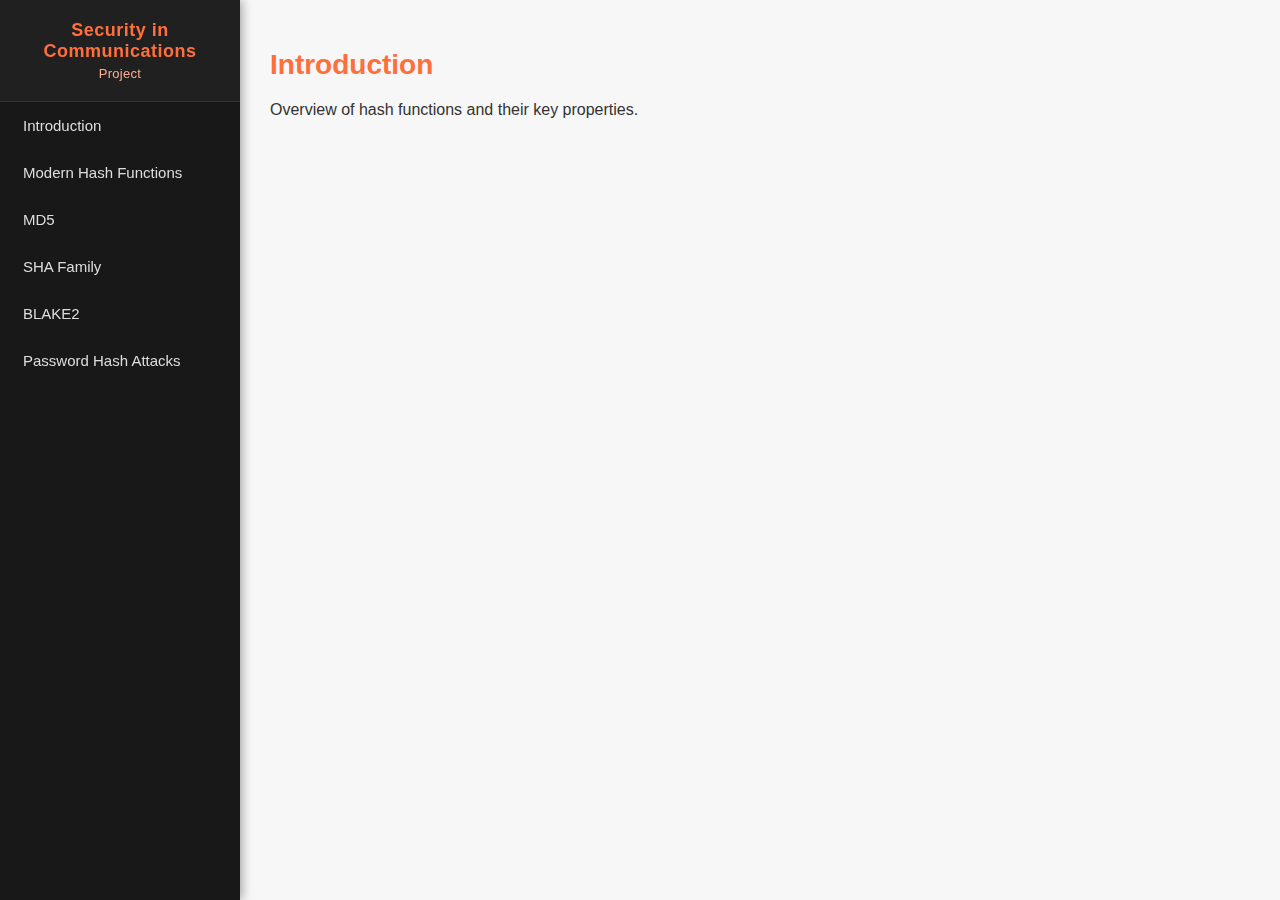
<file: index.html>
<!DOCTYPE html>
<html lang="en">

<head>
    <meta charset="UTF-8">
    <meta name="viewport" content="width=device-width, initial-scale=1.0">
    <title>Introduction</title>
    <link rel="stylesheet" href="styles.css">
</head>

<body>
    <div class="sidebar">
        <div class="sidebar-title">
            <span class="title-main">Security in Communications</span>
            <span class="title-sub">Project</span>
        </div>

        <a href="index.html">Introduction</a>
        <a href="modern.html">Modern Hash Functions</a>
        <a href="md5.html">MD5</a>
        <a href="sha.html">SHA Family</a>
        <a href="blake2.html">BLAKE2</a>
        <a href="attacks.html">Password Hash Attacks</a>
    </div>



    <div class="content">
        <h1>Introduction</h1>
        <p>Overview of hash functions and their key properties.</p>
    </div>

</body>

</html>
</file>
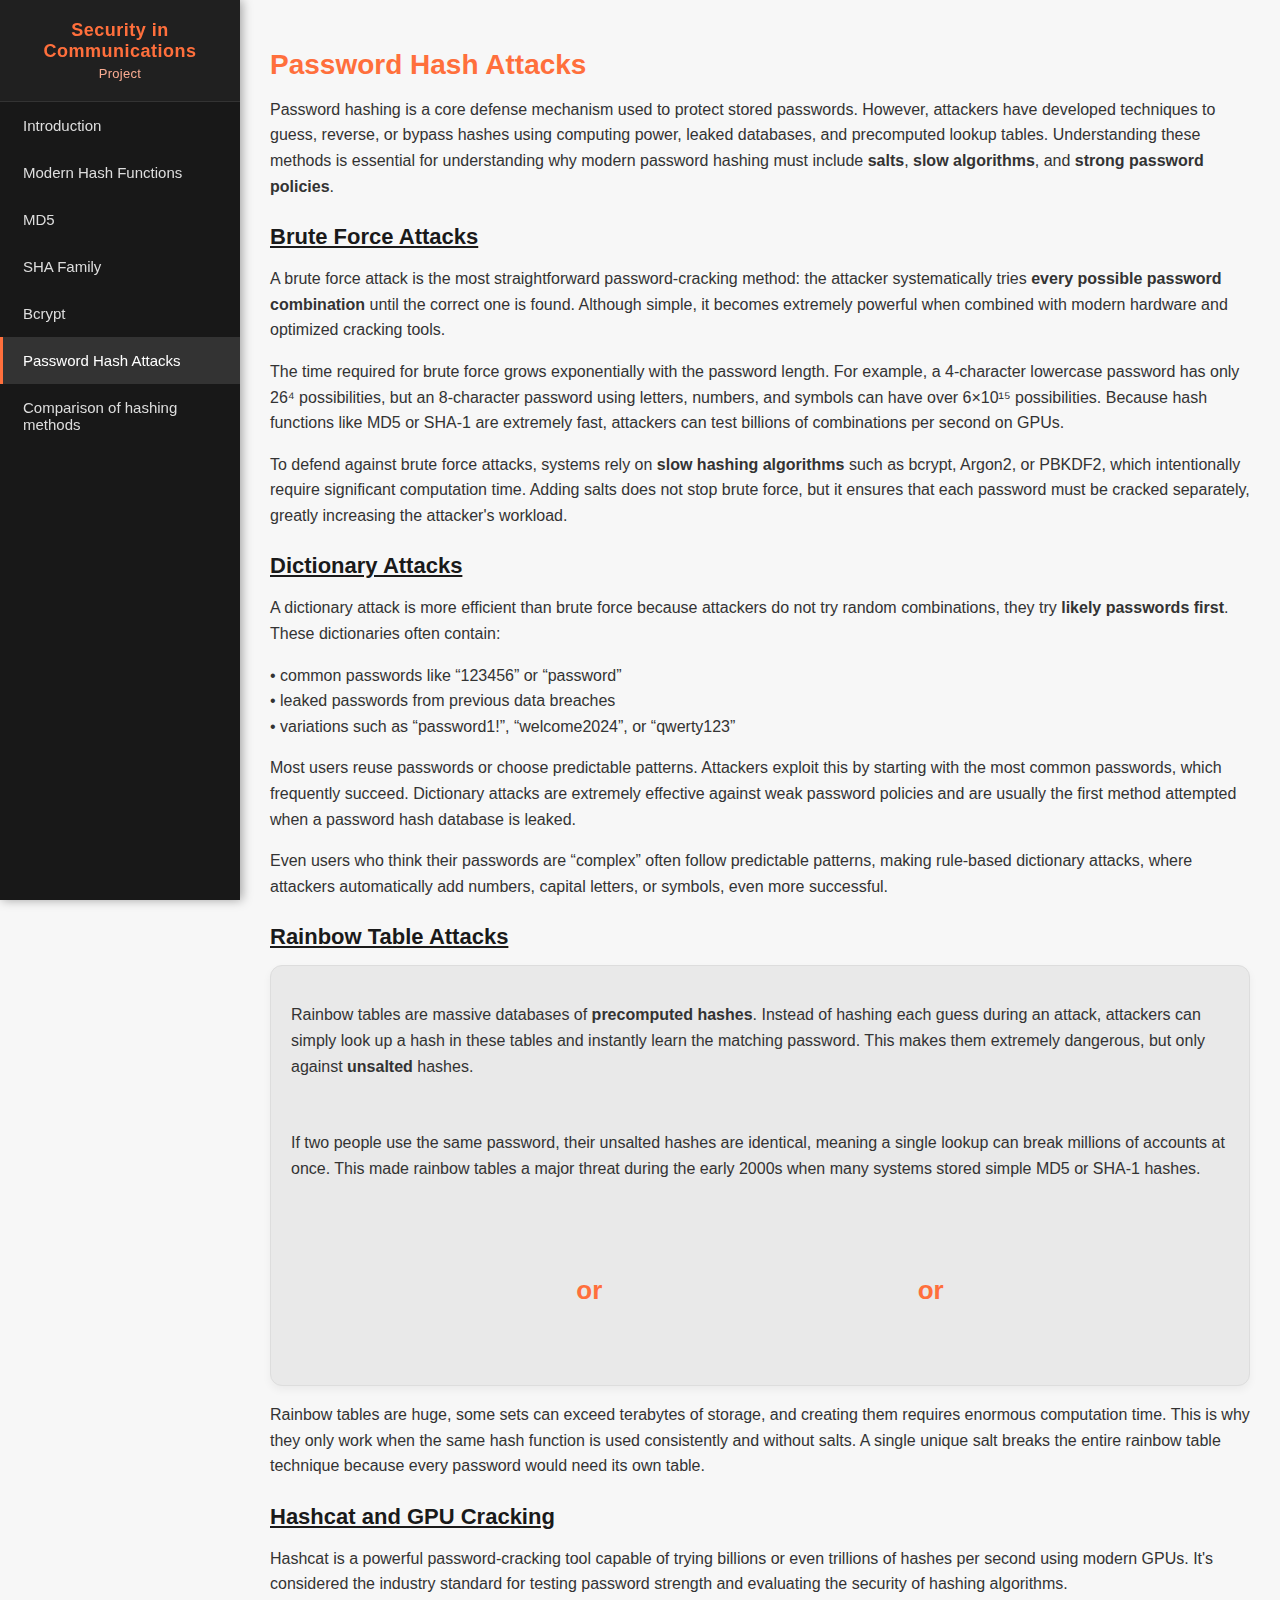
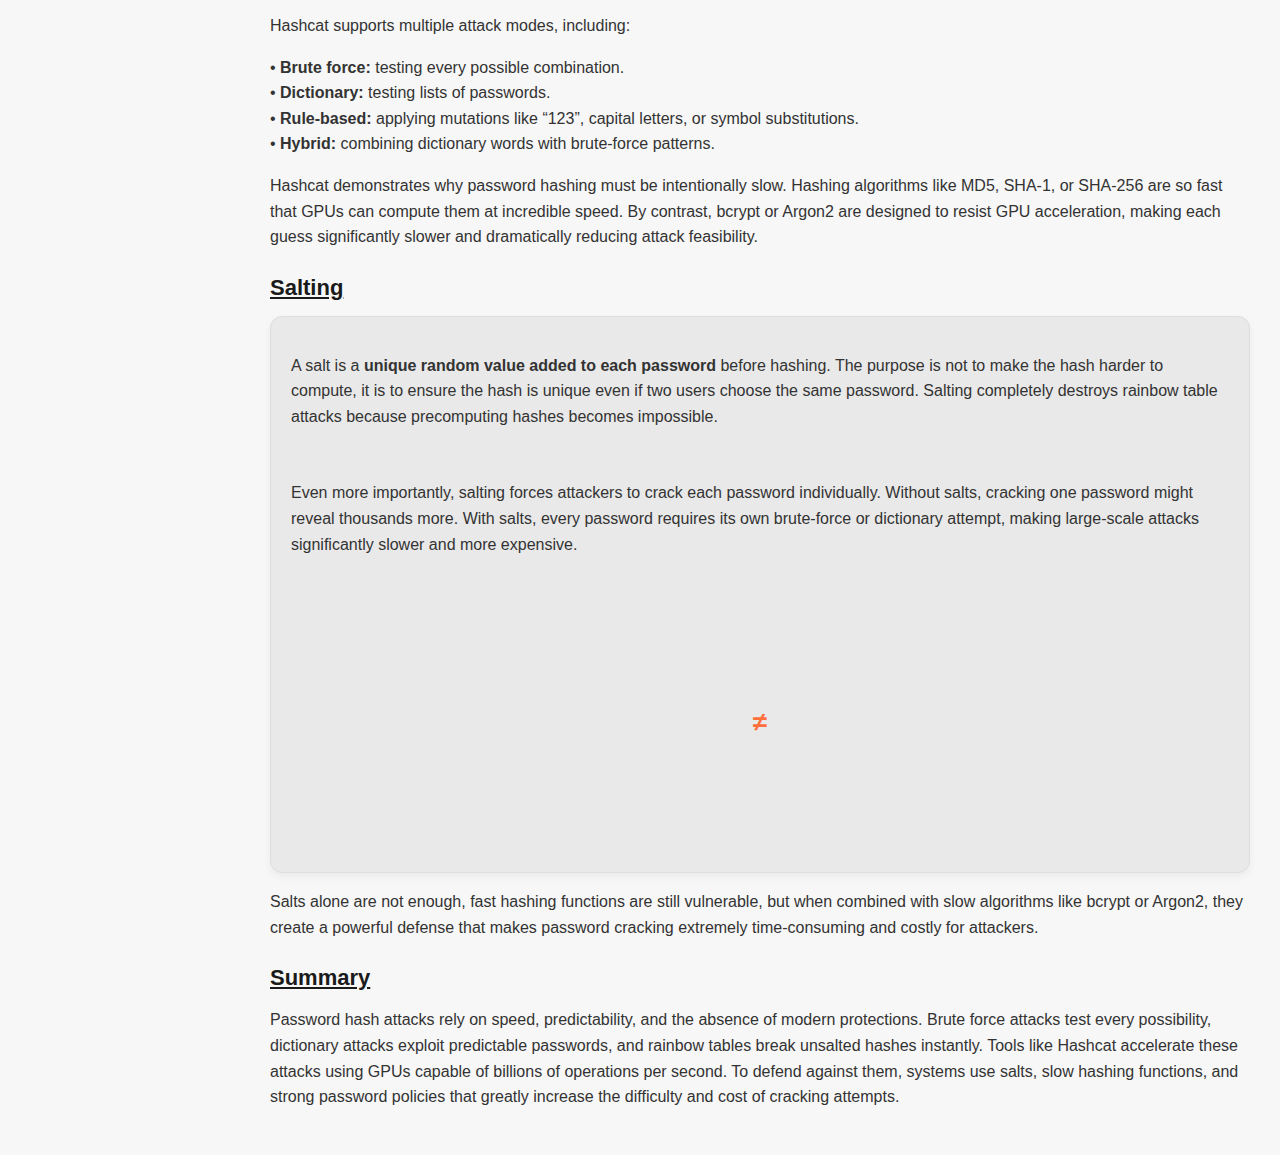
<file: attacks.html>
<!DOCTYPE html>
<html lang="en">

<head>
    <meta charset="UTF-8">
    <meta name="viewport" content="width=device-width, initial-scale=1.0">
    <title>Password Hash Attacks</title>
    <link rel="stylesheet" href="styles.css">
</head>

<body>

    <div class="sidebar">
        <div class="sidebar-title">
            <span class="title-main">Security in Communications</span>
            <span class="title-sub">Project</span>
        </div>

        <a href="index.html">Introduction</a>
        <a href="modern.html">Modern Hash Functions</a>
        <a href="md5.html">MD5</a>
        <a href="sha.html">SHA Family</a>
        <a href="bcrypt.html">Bcrypt</a>
        <a href="attacks.html" class="active">Password Hash Attacks</a>
        <a href="comparison.html">Comparison of hashing methods</a>
    </div>

    <div class="content">
        <h1>Password Hash Attacks</h1>

        <p>Password hashing is a core defense mechanism used to protect stored passwords. However, attackers have developed
            techniques to guess, reverse, or bypass hashes using computing power, leaked databases, and precomputed lookup tables.
            Understanding these methods is essential for understanding why modern password hashing must include <strong>salts</strong>,
            <strong>slow algorithms</strong>, and <strong>strong password policies</strong>.</p>

        <!-- BRUTE FORCE -->
        <h2>Brute Force Attacks</h2>
        <p>A brute force attack is the most straightforward password‑cracking method: the attacker systematically tries
            <strong>every possible password combination</strong> until the correct one is found. Although simple, it becomes extremely
            powerful when combined with modern hardware and optimized cracking tools.</p>

        <p>The time required for brute force grows exponentially with the password length. For example, a 4‑character lowercase password
            has only 26⁴ possibilities, but an 8‑character password using letters, numbers, and symbols can have over 6×10¹⁵ possibilities.
            Because hash functions like MD5 or SHA‑1 are extremely fast, attackers can test billions of combinations per second on GPUs.</p>

        <p>To defend against brute force attacks, systems rely on <strong>slow hashing algorithms</strong> such as bcrypt, Argon2, or PBKDF2,
            which intentionally require significant computation time. Adding salts does not stop brute force, but it ensures that each password
            must be cracked separately, greatly increasing the attacker's workload.</p>

        <!-- DICTIONARY -->
        <h2>Dictionary Attacks</h2>
        <p>A dictionary attack is more efficient than brute force because attackers do not try random combinations, they try
            <strong>likely passwords first</strong>. These dictionaries often contain:</p>

        <p>
            • common passwords like “123456” or “password”<br>
            • leaked passwords from previous data breaches<br>
            • variations such as “password1!”, “welcome2024”, or “qwerty123”<br>
        </p>

        <p>Most users reuse passwords or choose predictable patterns. Attackers exploit this by starting with the most common passwords,
            which frequently succeed. Dictionary attacks are extremely effective against weak password policies and are usually the first
            method attempted when a password hash database is leaked.</p>

        <p>Even users who think their passwords are “complex” often follow predictable patterns, making rule‑based dictionary attacks,
            where attackers automatically add numbers, capital letters, or symbols, even more successful.</p>

        <!-- RAINBOW TABLES -->
        <h2>Rainbow Table Attacks</h2>
        <div class="critical-visual fancy-diagram">

            <p>Rainbow tables are massive databases of <strong>precomputed hashes</strong>. Instead of hashing each guess during an attack,
                attackers can simply look up a hash in these tables and instantly learn the matching password. This makes them extremely
                dangerous, but only against <strong>unsalted</strong> hashes.</p>

            <p>If two people use the same password, their unsalted hashes are identical, meaning a single lookup can break millions of 
                accounts at once. This made rainbow tables a major threat during the early 2000s when many systems stored simple MD5 or SHA‑1 hashes.</p>

            <div class="fancy">
                <div class="icon-circle">dog</div>
                <p>Hash → 06d80eb0</p>
            </div>
            <div class="connector">or</div>
            <div class="fancy">
                <div class="icon-circle">cat</div>
                <p>Hash → 9f9d51bc</p>
            </div>
            <div class="connector">or</div>
            <div class="fancy">
                <div class="icon-circle">pig</div>
                <p>Hash → d0763edaa</p>
            </div>
        </div>

        <p>Rainbow tables are huge, some sets can exceed terabytes of storage, and creating them requires enormous computation time. This is
            why they only work when the same hash function is used consistently and without salts. A single unique salt breaks the entire
            rainbow table technique because every password would need its own table.</p>

        <!-- HASHCAT -->
        <h2>Hashcat and GPU Cracking</h2>
        <p>Hashcat is a powerful password‑cracking tool capable of trying billions or even trillions of hashes per second using modern GPUs.
            It's considered the industry standard for testing password strength and evaluating the security of hashing algorithms.</p>

        <p>Hashcat supports multiple attack modes, including:</p>

        <p>
            • <strong>Brute force:</strong> testing every possible combination.<br>
            • <strong>Dictionary:</strong> testing lists of passwords.<br>
            • <strong>Rule‑based:</strong> applying mutations like “123”, capital letters, or symbol substitutions.<br>
            • <strong>Hybrid:</strong> combining dictionary words with brute‑force patterns.<br>
        </p>

        <p>Hashcat demonstrates why password hashing must be intentionally slow. Hashing algorithms like MD5, SHA‑1, or SHA‑256 are so fast
            that GPUs can compute them at incredible speed. By contrast, bcrypt or Argon2 are designed to resist GPU acceleration, making
            each guess significantly slower and dramatically reducing attack feasibility.</p>

        <!-- SALTING -->
        <h2>Salting</h2>
        <div class="critical-visual fancy-diagram">

            <p>A salt is a <strong>unique random value added to each password</strong> before hashing. The purpose is not to make the hash
                harder to compute, it is to ensure the hash is unique even if two users choose the same password. Salting completely destroys
                rainbow table attacks because precomputing hashes becomes impossible.</p>

            <p>Even more importantly, salting forces attackers to crack each password individually. Without salts, cracking one password 
                might reveal thousands more. With salts, every password requires its own brute‑force or dictionary attempt, making large‑scale
                attacks significantly slower and more expensive.</p>

            <div class="fancy">
                <div class="icon-circle">dog</div>
                <div class="plus">+</div>
                <div class="salt-box">A92</div>
                <div class="arrow">=</div>
                <div class="hash-box highlight">a6f9c3e91</div>
            </div>
            <div class="connector">≠</div>
            <div class="fancy">
                <div class="icon-circle">dog</div>
                <div class="plus">+</div>
                <div class="salt-box">X33</div>
                <div class="arrow">=</div>
                <div class="hash-box highlight">91b8f2ac1</div>
            </div>
        </div>

        <p>Salts alone are not enough, fast hashing functions are still vulnerable, but when combined with slow algorithms like bcrypt or
            Argon2, they create a powerful defense that makes password cracking extremely time‑consuming and costly for attackers.</p>

        <!-- SUMMARY -->
        <h2>Summary</h2>
        <p>Password hash attacks rely on speed, predictability, and the absence of modern protections. Brute force attacks test every 
            possibility, dictionary attacks exploit predictable passwords, and rainbow tables break unsalted hashes instantly. Tools like 
            Hashcat accelerate these attacks using GPUs capable of billions of operations per second. To defend against them, systems use 
            salts, slow hashing functions, and strong password policies that greatly increase the difficulty and cost of cracking attempts.</p>

    </div>

</body>

</html>
</file>
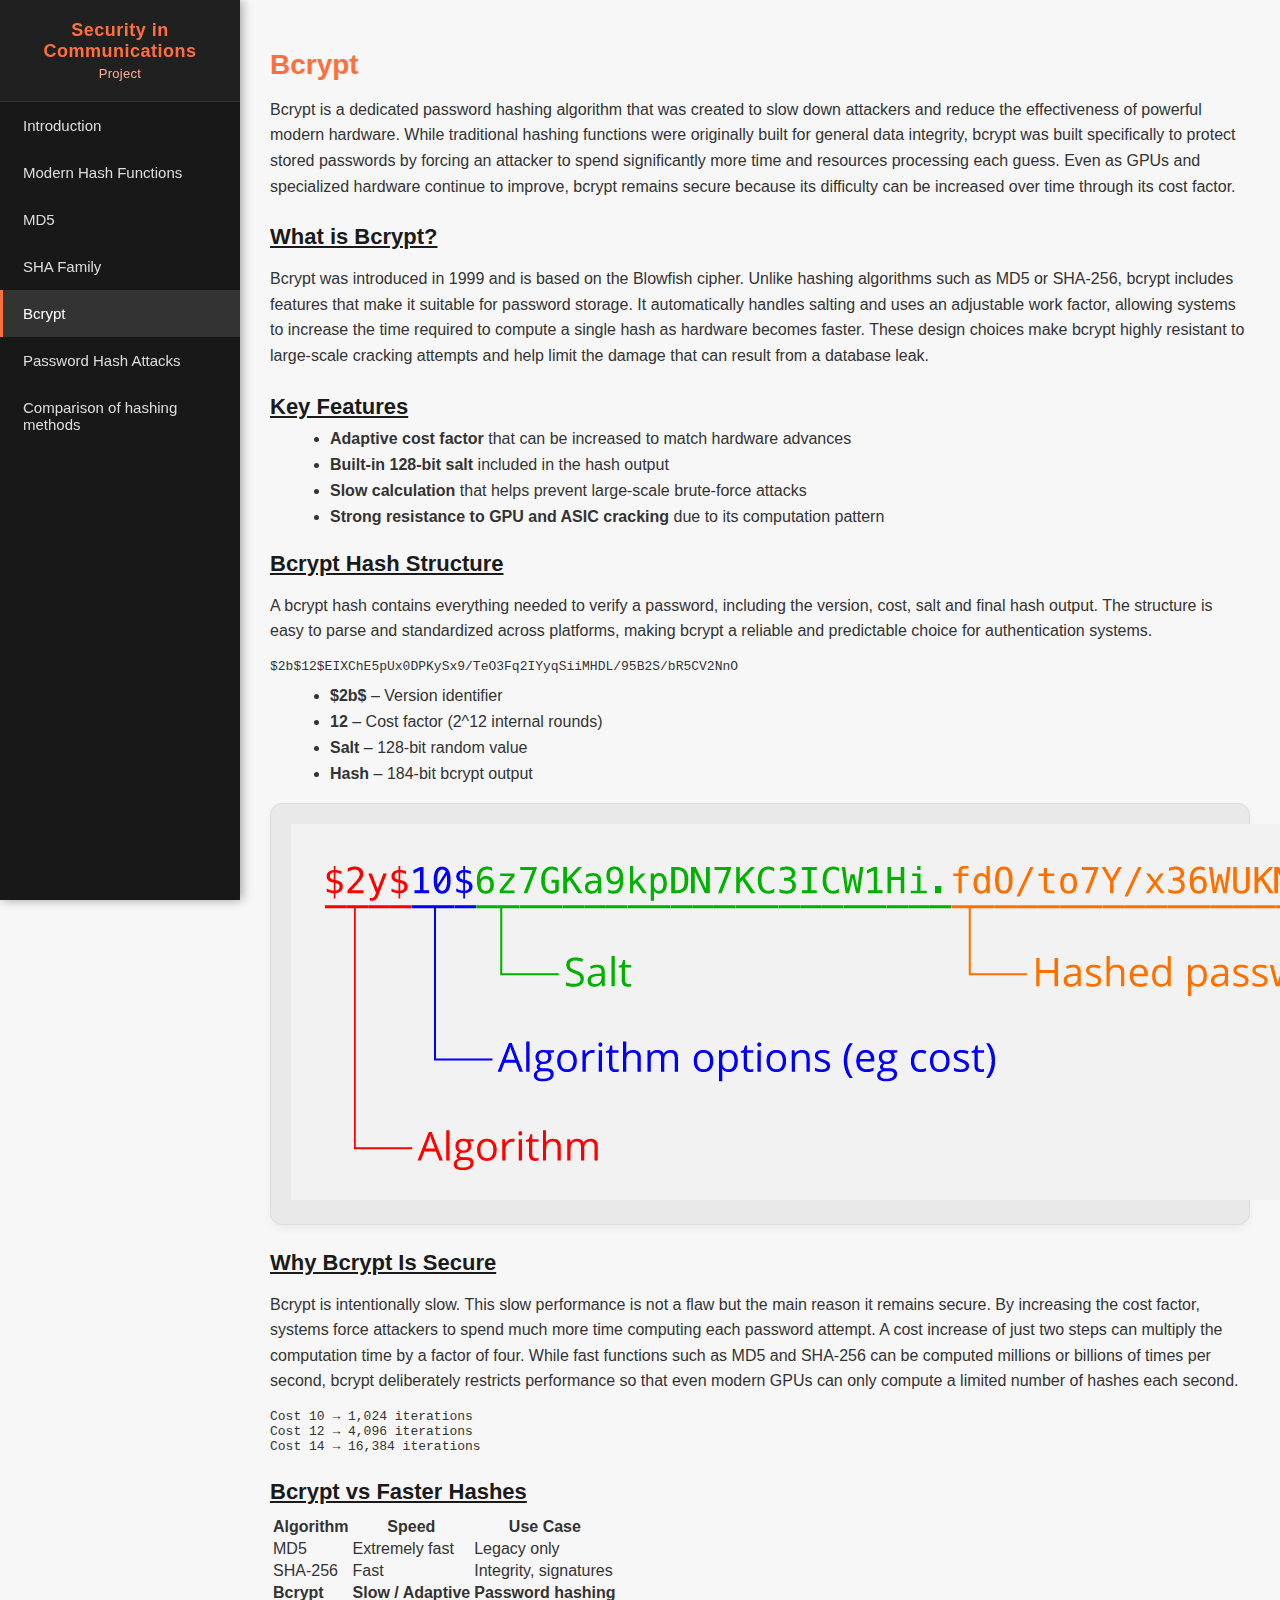
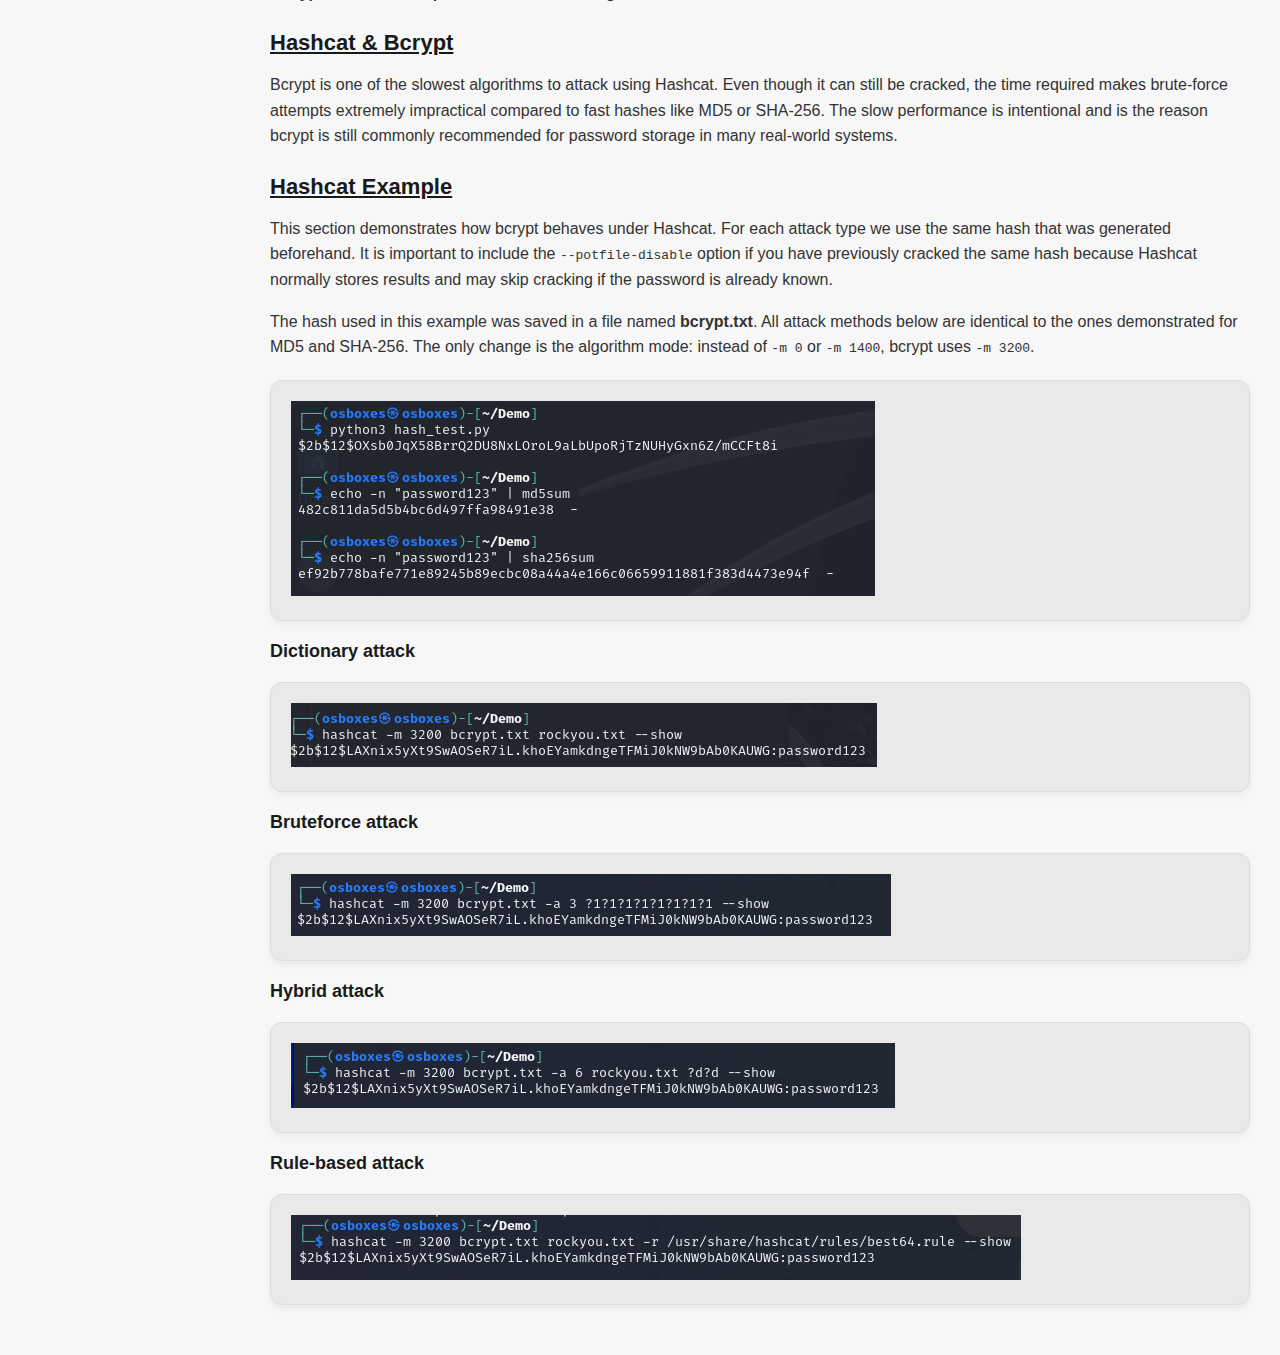
<file: bcrypt.html>
<!DOCTYPE html>
<html lang="en">

<head>
    <meta charset="UTF-8">
    <meta name="viewport" content="width=device-width, initial-scale=1.0">
    <title>Bcrypt</title>
    <link rel="stylesheet" href="styles.css">
</head>

<body>

    <div class="sidebar">
        <div class="sidebar-title">
            <span class="title-main">Security in Communications</span>
            <span class="title-sub">Project</span>
        </div>

        <a href="index.html">Introduction</a>
        <a href="modern.html">Modern Hash Functions</a>
        <a href="md5.html">MD5</a>
        <a href="sha.html">SHA Family</a>
        <a href="bcrypt.html" class="active">Bcrypt</a>
        <a href="attacks.html">Password Hash Attacks</a>
        <a href="comparison.html">Comparison of hashing methods</a>
    </div>


    <div class="content">

        <h1>Bcrypt</h1>

        <p>
            Bcrypt is a dedicated password hashing algorithm that was created to slow down attackers and reduce the
            effectiveness of powerful modern hardware. While traditional hashing functions were originally built for
            general data integrity, bcrypt was built specifically to protect stored passwords by forcing an attacker
            to spend significantly more time and resources processing each guess. Even as GPUs and specialized hardware
            continue to improve, bcrypt remains secure because its difficulty can be increased over time through its
            cost factor.
        </p>



        <h2>What is Bcrypt?</h2>

        <p>
            Bcrypt was introduced in 1999 and is based on the Blowfish cipher. Unlike hashing algorithms such as MD5 or
            SHA-256, bcrypt includes features that make it suitable for password storage. It automatically handles
            salting
            and uses an adjustable work factor, allowing systems to increase the time required to compute a single hash
            as hardware becomes faster. These design choices make bcrypt highly resistant to large-scale cracking
            attempts
            and help limit the damage that can result from a database leak.
        </p>



        <h2>Key Features</h2>

        <ul>
            <li><strong>Adaptive cost factor</strong> that can be increased to match hardware advances</li>
            <li><strong>Built-in 128-bit salt</strong> included in the hash output</li>
            <li><strong>Slow calculation</strong> that helps prevent large-scale brute-force attacks</li>
            <li><strong>Strong resistance to GPU and ASIC cracking</strong> due to its computation pattern</li>
        </ul>



        <h2>Bcrypt Hash Structure</h2>

        <p>
            A bcrypt hash contains everything needed to verify a password, including the version, cost, salt and final
            hash output. The structure is easy to parse and standardized across platforms, making bcrypt a reliable and
            predictable choice for authentication systems.
        </p>

        <pre><code>$2b$12$EIXChE5pUx0DPKySx9/TeO3Fq2IYyqSiiMHDL/95B2S/bR5CV2NnO</code></pre>

        <ul>
            <li><strong>$2b$</strong> – Version identifier</li>
            <li><strong>12</strong> – Cost factor (2^12 internal rounds)</li>
            <li><strong>Salt</strong> – 128-bit random value</li>
            <li><strong>Hash</strong> – 184-bit bcrypt output</li>
        </ul>

        <div class="critical-visual image-wrapper">
            <img src="images/bcrypt_format.png" alt="bcrypt format diagram">
        </div>



        <h2>Why Bcrypt Is Secure</h2>

        <p>
            Bcrypt is intentionally slow. This slow performance is not a flaw but the main reason it remains secure.
            By increasing the cost factor, systems force attackers to spend much more time computing each password
            attempt. A cost increase of just two steps can multiply the computation time by a factor of four. While
            fast functions such as MD5 and SHA-256 can be computed millions or billions of times per second, bcrypt
            deliberately restricts performance so that even modern GPUs can only compute a limited number of hashes
            each second.
        </p>

        <pre><code>Cost 10 → 1,024 iterations
Cost 12 → 4,096 iterations
Cost 14 → 16,384 iterations</code></pre>



        <h2>Bcrypt vs Faster Hashes</h2>

        <table>
            <tr>
                <th>Algorithm</th>
                <th>Speed</th>
                <th>Use Case</th>
            </tr>
            <tr>
                <td>MD5</td>
                <td>Extremely fast</td>
                <td>Legacy only</td>
            </tr>
            <tr>
                <td>SHA-256</td>
                <td>Fast</td>
                <td>Integrity, signatures</td>
            </tr>
            <tr>
                <td><strong>Bcrypt</strong></td>
                <td><strong>Slow / Adaptive</strong></td>
                <td><strong>Password hashing</strong></td>
            </tr>
        </table>



        <h2>Hashcat & Bcrypt</h2>

        <p>
            Bcrypt is one of the slowest algorithms to attack using Hashcat. Even though it can still be cracked, the
            time required makes brute-force attempts extremely impractical compared to fast hashes like MD5 or SHA-256.
            The slow performance is intentional and is the reason bcrypt is still commonly recommended for password
            storage in many real-world systems.
        </p>



        <section class="card" id="lab">

            <h2>Hashcat Example</h2>

            <p>
                This section demonstrates how bcrypt behaves under Hashcat. For each attack type we use the same hash
                that was generated beforehand. It is important to include the <code>--potfile-disable</code> option if
                you have previously cracked the same hash because Hashcat normally stores results and may skip cracking
                if the password is already known.
            </p>

            <p>
                The hash used in this example was saved in a file named <strong>bcrypt.txt</strong>. All attack methods
                below are identical to the ones demonstrated for MD5 and SHA-256. The only change is the algorithm mode:
                instead of <code>-m 0</code> or <code>-m 1400</code>, bcrypt uses <code>-m 3200</code>.
            </p>

            <div class="critical-visual image-wrapper">
                <img src="images/generating_hashes.png" alt="generating bcrypt hashes">
            </div>



            <h3>Dictionary attack</h3>
            <div class="critical-visual image-wrapper">
                <img src="images/bcrypt_cracked_dictionar.png" alt="bcrypt dictionary attack result">
            </div>


            <h3>Bruteforce attack</h3>
            <div class="critical-visual image-wrapper">
                <img src="images/bcrypt_brute.png" alt="bcrypt brute force example">
            </div>


            <h3>Hybrid attack</h3>
            <div class="critical-visual image-wrapper">
                <img src="images/bcrypt_hybrid.png" alt="bcrypt hybrid attack">
            </div>


            <h3>Rule-based attack</h3>
            <div class="critical-visual image-wrapper">
                <img src="images/bcrypt_rule.png" alt="bcrypt rule based attack">
            </div>

        </section>

    </div>

</body>

</html>
</file>
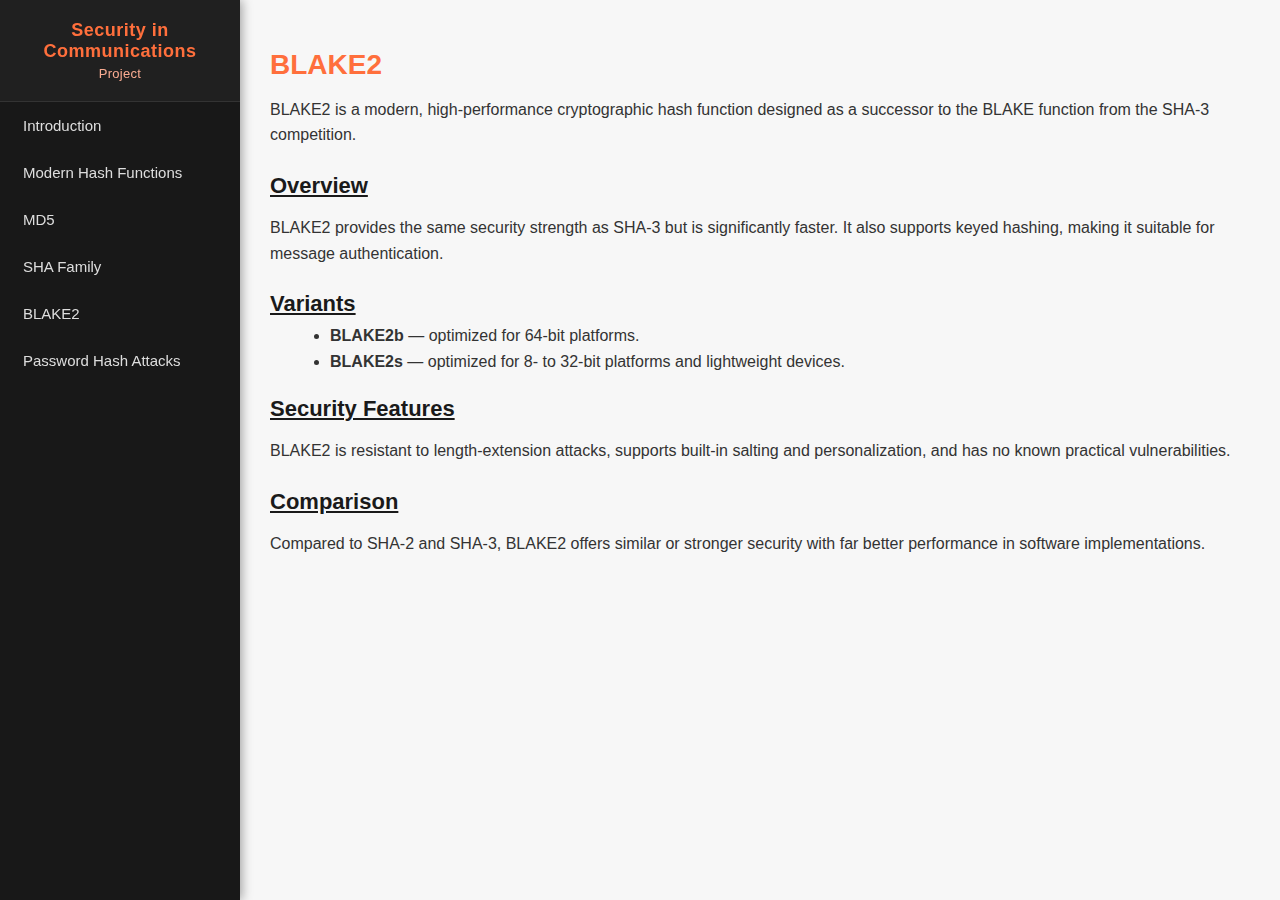
<file: blake2.html>
<!DOCTYPE html>
<html lang="en">

<head>
    <meta charset="UTF-8">
    <meta name="viewport" content="width=device-width, initial-scale=1.0">
    <title>BLAKE2</title>
    <link rel="stylesheet" href="styles.css">
</head>

<body>

    <div class="sidebar">
        <div class="sidebar-title">
            <span class="title-main">Security in Communications</span>
            <span class="title-sub">Project</span>
        </div>

        <a href="index.html">Introduction</a>
        <a href="modern.html">Modern Hash Functions</a>
        <a href="md5.html">MD5</a>
        <a href="sha.html">SHA Family</a>
        <a href="blake2.html">BLAKE2</a>
        <a href="attacks.html">Password Hash Attacks</a>
    </div>


    <div class="content">
        <h1>BLAKE2</h1>
        <p>BLAKE2 is a modern, high-performance cryptographic hash function designed as a successor to the BLAKE
            function from the SHA-3 competition.</p>

        <h2>Overview</h2>
        <p>BLAKE2 provides the same security strength as SHA-3 but is significantly faster. It also supports keyed
            hashing, making it suitable for message authentication.</p>

        <h2>Variants</h2>
        <ul>
            <li><strong>BLAKE2b</strong> — optimized for 64-bit platforms.</li>
            <li><strong>BLAKE2s</strong> — optimized for 8- to 32-bit platforms and lightweight devices.</li>
        </ul>

        <h2>Security Features</h2>
        <p>BLAKE2 is resistant to length-extension attacks, supports built-in salting and personalization, and has no
            known practical vulnerabilities.</p>

        <h2>Comparison</h2>
        <p>Compared to SHA-2 and SHA-3, BLAKE2 offers similar or stronger security with far better performance in
            software implementations.</p>
    </div>

</body>

</html>
</file>
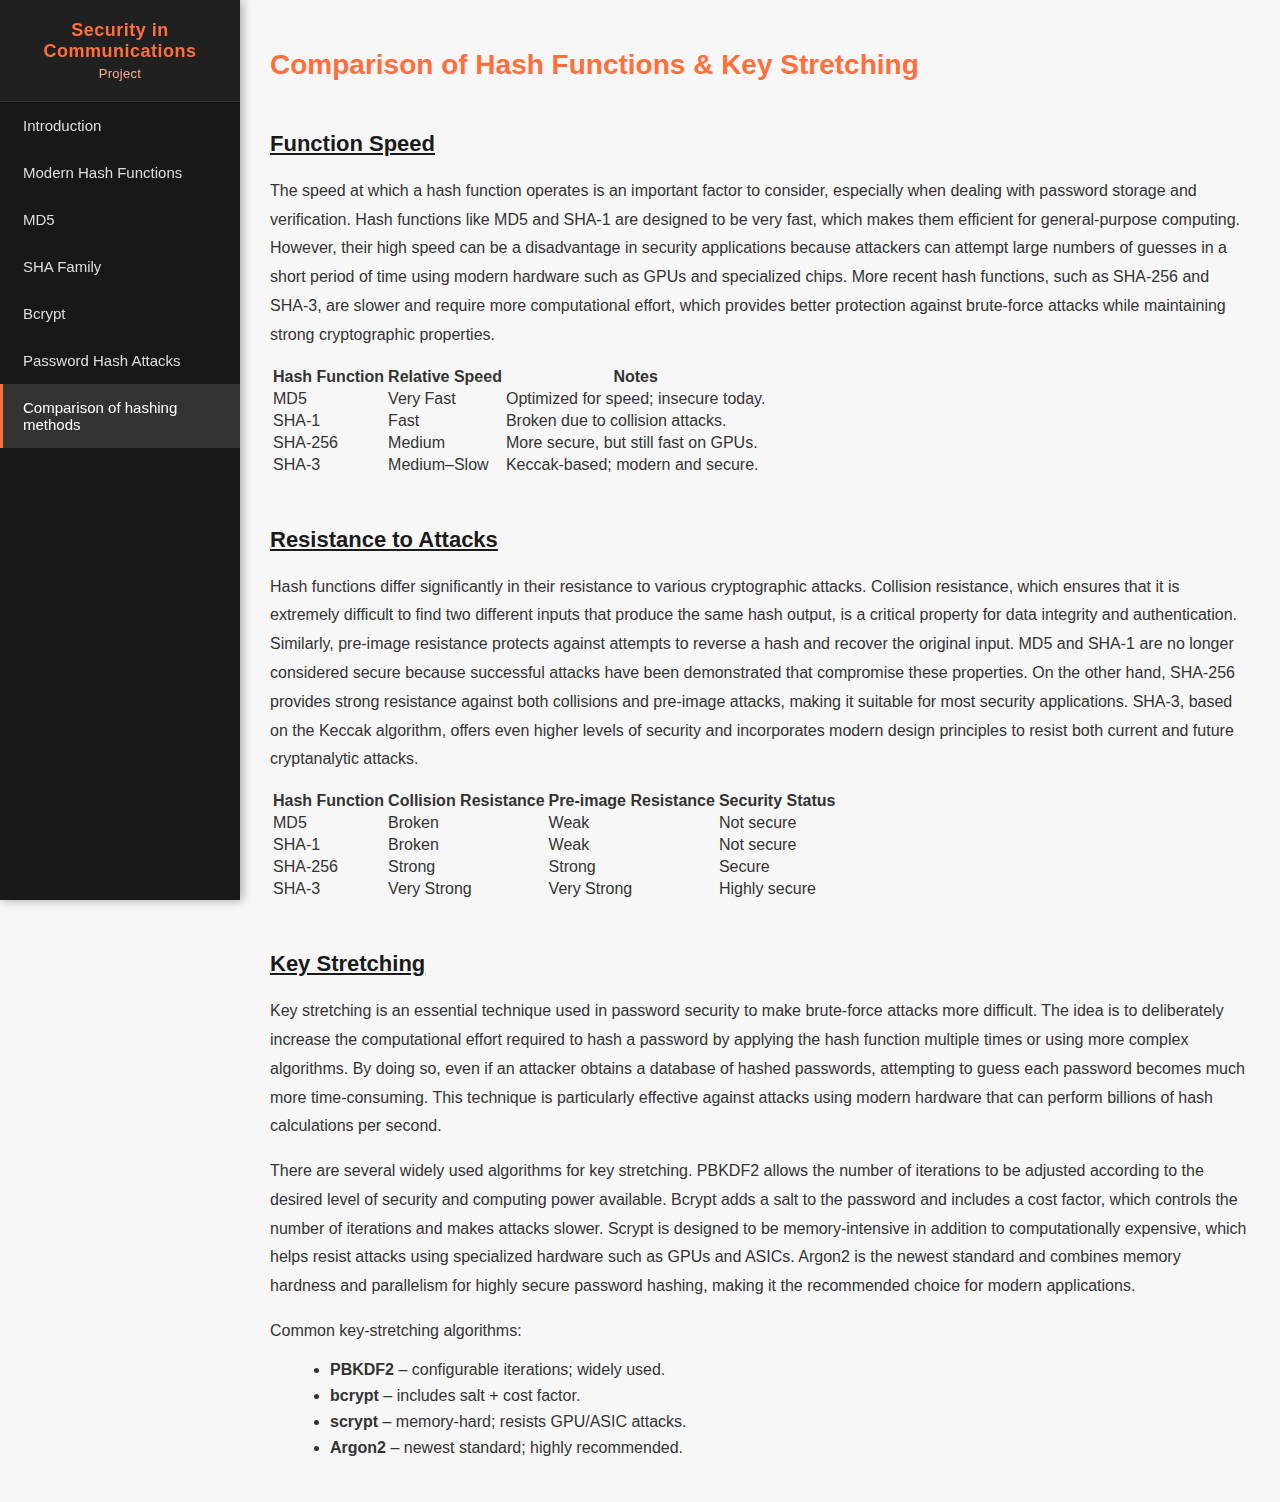
<file: comparison.html>
<!DOCTYPE html>
<html lang="en">

<head>
    <meta charset="UTF-8">
    <meta name="viewport" content="width=device-width, initial-scale=1.0">
    <title>Introduction</title>
    <link rel="stylesheet" href="styles.css">
    <style>
        h2 {
            margin-top: 50px;
            margin-bottom: 20px;
        }

        p {
            font-size: 16px;
            line-height: 1.8;
        }
    </style>
</head>

<body>

    <div class="sidebar">
        <div class="sidebar-title">
            <span class="title-main">Security in Communications</span>
            <span class="title-sub">Project</span>
        </div>

        <a href="index.html">Introduction</a>
        <a href="modern.html">Modern Hash Functions</a>
        <a href="md5.html">MD5</a>
        <a href="sha.html">SHA Family</a>
        <a href="bcrypt.html">Bcrypt</a>
        <a href="attacks.html">Password Hash Attacks</a>
        <a href="comparison.html" class="active">Comparison of hashing methods</a>
    </div>

    <div class="content">
        <section id="hash-comparison" class="hash-section">
            <h1>Comparison of Hash Functions & Key Stretching</h1>

            <h2>Function Speed</h2>
            <p>
                The speed at which a hash function operates is an important factor to consider, especially when
                dealing with password storage and verification. Hash functions like MD5 and SHA-1 are designed to be
                very fast, which makes them efficient for general-purpose computing. However, their high speed can be
                a disadvantage in security applications because attackers can attempt large numbers of guesses in a
                short period of time using modern hardware such as GPUs and specialized chips. More recent hash
                functions, such as SHA-256 and SHA-3, are slower and require more computational effort, which provides
                better protection against brute-force attacks while maintaining strong cryptographic properties.
            </p>

            <table class="hash-table">
                <thead>
                    <tr>
                        <th>Hash Function</th>
                        <th>Relative Speed</th>
                        <th>Notes</th>
                    </tr>
                </thead>
                <tbody>
                    <tr>
                        <td>MD5</td>
                        <td>Very Fast</td>
                        <td>Optimized for speed; insecure today.</td>
                    </tr>
                    <tr>
                        <td>SHA-1</td>
                        <td>Fast</td>
                        <td>Broken due to collision attacks.</td>
                    </tr>
                    <tr>
                        <td>SHA-256</td>
                        <td>Medium</td>
                        <td>More secure, but still fast on GPUs.</td>
                    </tr>
                    <tr>
                        <td>SHA-3</td>
                        <td>Medium–Slow</td>
                        <td>Keccak-based; modern and secure.</td>
                    </tr>
                </tbody>
            </table>

            <h2>Resistance to Attacks</h2>
            <p>
                Hash functions differ significantly in their resistance to various cryptographic attacks. Collision
                resistance, which ensures that it is extremely difficult to find two different inputs that produce the
                same hash output, is a critical property for data integrity and authentication. Similarly, pre-image
                resistance protects against attempts to reverse a hash and recover the original input. MD5 and SHA-1
                are no longer considered secure because successful attacks have been demonstrated that compromise
                these properties. On the other hand, SHA-256 provides strong resistance against both collisions and
                pre-image attacks, making it suitable for most security applications. SHA-3, based on the Keccak
                algorithm, offers even higher levels of security and incorporates modern design principles to resist
                both current and future cryptanalytic attacks.
            </p>

            <table class="hash-table">
                <thead>
                    <tr>
                        <th>Hash Function</th>
                        <th>Collision Resistance</th>
                        <th>Pre-image Resistance</th>
                        <th>Security Status</th>
                    </tr>
                </thead>
                <tbody>
                    <tr>
                        <td>MD5</td>
                        <td>Broken</td>
                        <td>Weak</td>
                        <td>Not secure</td>
                    </tr>
                    <tr>
                        <td>SHA-1</td>
                        <td>Broken</td>
                        <td>Weak</td>
                        <td>Not secure</td>
                    </tr>
                    <tr>
                        <td>SHA-256</td>
                        <td>Strong</td>
                        <td>Strong</td>
                        <td>Secure</td>
                    </tr>
                    <tr>
                        <td>SHA-3</td>
                        <td>Very Strong</td>
                        <td>Very Strong</td>
                        <td>Highly secure</td>
                    </tr>
                </tbody>
            </table>

            <h2>Key Stretching</h2>
            <p>
                Key stretching is an essential technique used in password security to make brute-force attacks more
                difficult. The idea is to deliberately increase the computational effort required to hash a password
                by applying the hash function multiple times or using more complex algorithms. By doing so, even if an
                attacker obtains a database of hashed passwords, attempting to guess each password becomes much more
                time-consuming. This technique is particularly effective against attacks using modern hardware that
                can perform billions of hash calculations per second.
            </p>

            <p>
                There are several widely used algorithms for key stretching. PBKDF2 allows the number of iterations to
                be adjusted according to the desired level of security and computing power available. Bcrypt adds a
                salt to the password and includes a cost factor, which controls the number of iterations and makes
                attacks slower. Scrypt is designed to be memory-intensive in addition to computationally expensive,
                which helps resist attacks using specialized hardware such as GPUs and ASICs. Argon2 is the newest
                standard and combines memory hardness and parallelism for highly secure password hashing, making it the
                recommended choice for modern applications.
            </p>

            <p>Common key-stretching algorithms:</p>
            <ul>
                <li><strong>PBKDF2</strong> – configurable iterations; widely used.</li>
                <li><strong>bcrypt</strong> – includes salt + cost factor.</li>
                <li><strong>scrypt</strong> – memory-hard; resists GPU/ASIC attacks.</li>
                <li><strong>Argon2</strong> – newest standard; highly recommended.</li>
            </ul>
        </section>
    </div>

</body>

</html>
</file>
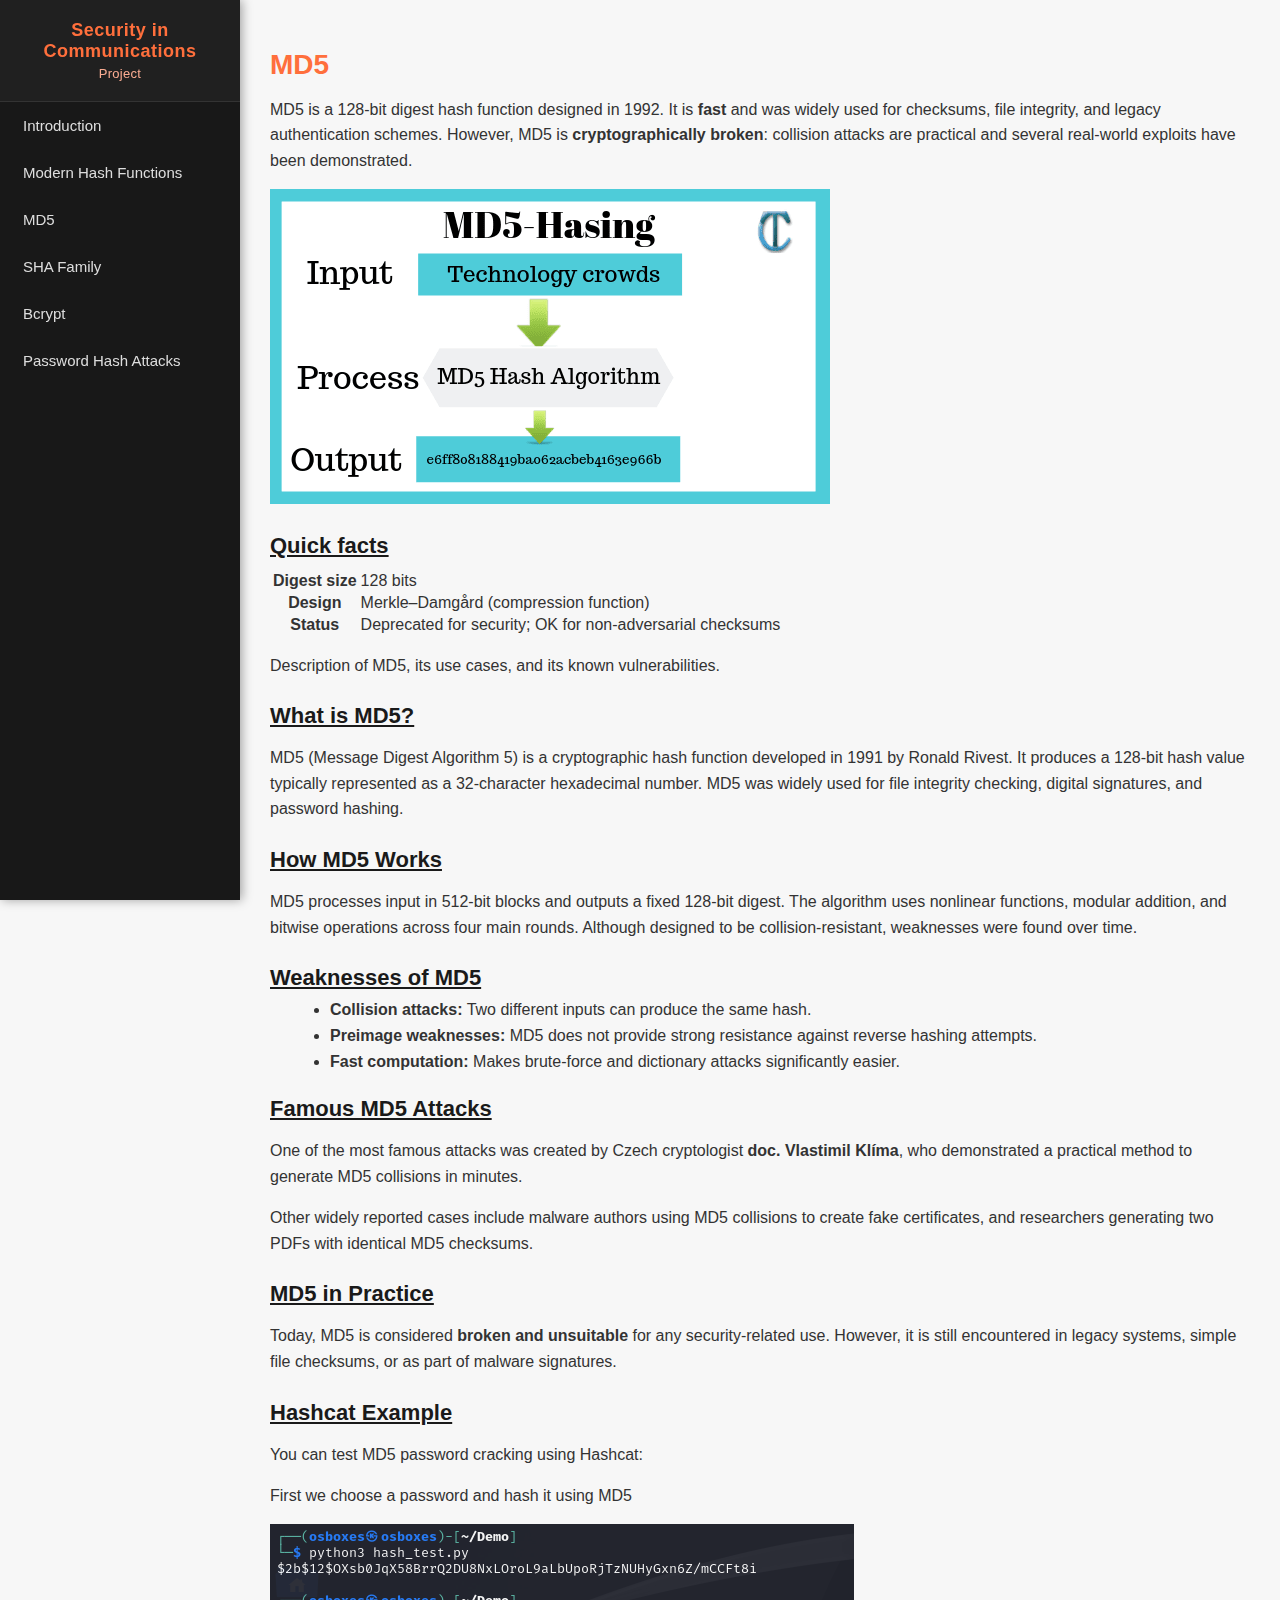
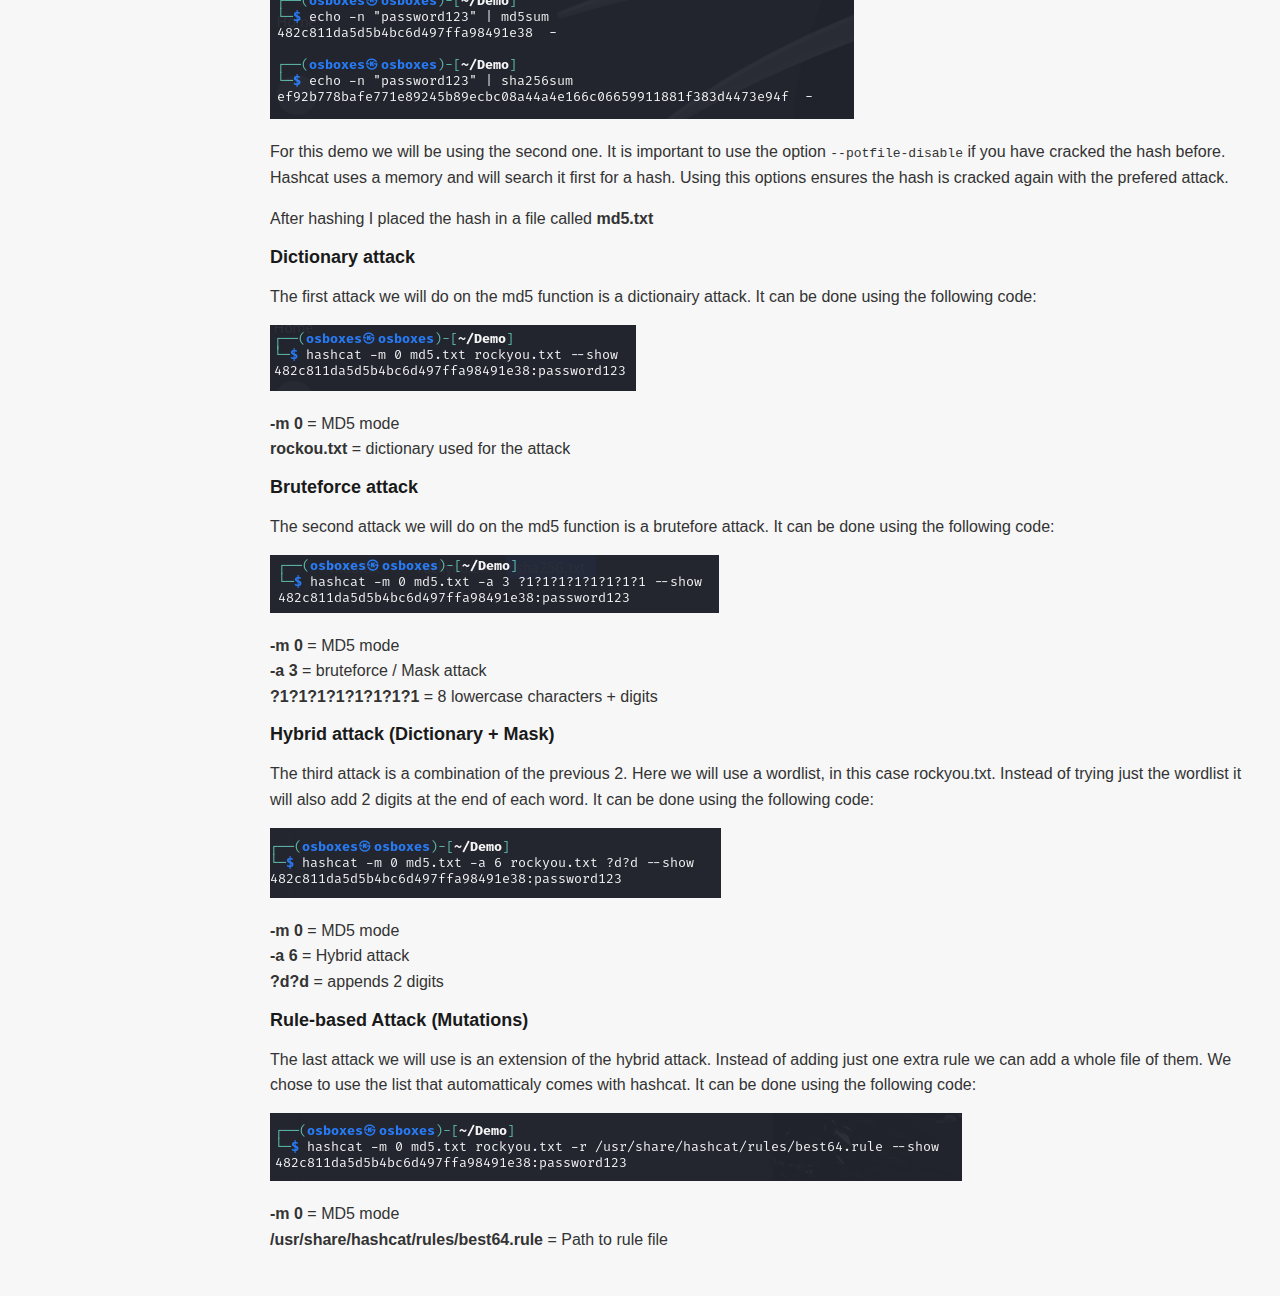
<file: md5.html>
<!DOCTYPE html>
<html lang="en">

<head>
    <meta charset="UTF-8">
    <meta name="viewport" content="width=device-width, initial-scale=1.0">
    <title>MD5</title>
    <link rel="stylesheet" href="styles.css">
</head>

<body>
    <div class="sidebar">
        <div class="sidebar-title">
            <span class="title-main">Security in Communications</span>
            <span class="title-sub">Project</span>
        </div>

        <a href="index.html">Introduction</a>
        <a href="modern.html">Modern Hash Functions</a>
        <a href="md5.html">MD5</a>
        <a href="sha.html">SHA Family</a>
        <a href="bcrypt.html">Bcrypt</a>
        <a href="attacks.html">Password Hash Attacks</a>
    </div>


    <div class="content">
        <section class="card" id="intro">
            <h1>MD5</h1>
            <p>MD5 is a 128-bit digest hash function designed in 1992. It is <strong>fast</strong> and was widely used
                for checksums, file integrity, and legacy authentication schemes. However, MD5 is
                <strong>cryptographically broken</strong>: collision attacks are practical and several real-world
                exploits have been demonstrated.
            </p>


            <div class="img-placeholder"> <!-- ADD IMAGE: md5-overview.png -->
                <img src="images/MD5--Hashing.png" alt="md5 hashing">
            </div>


            <h2>Quick facts</h2>
            <table>
                <tr>
                    <th>Digest size</th>
                    <td>128 bits</td>
                </tr>
                <tr>
                    <th>Design</th>
                    <td>Merkle–Damgård (compression function)</td>
                </tr>
                <tr>
                    <th>Status</th>
                    <td>Deprecated for security; OK for non-adversarial checksums</td>
                </tr>
            </table>
        </section>

        <p>Description of MD5, its use cases, and its known vulnerabilities.</p>


        <h2>What is MD5?</h2>
        <p>MD5 (Message Digest Algorithm 5) is a cryptographic hash function developed in 1991 by Ronald Rivest. It
            produces a 128‑bit hash value typically represented as a 32‑character hexadecimal number. MD5 was widely
            used for file integrity checking, digital signatures, and password hashing.</p>


        <h2>How MD5 Works</h2>
        <p>MD5 processes input in 512‑bit blocks and outputs a fixed 128‑bit digest. The algorithm uses nonlinear
            functions, modular addition, and bitwise operations across four main rounds. Although designed to be
            collision‑resistant, weaknesses were found over time.</p>


        <h2>Weaknesses of MD5</h2>
        <ul>
            <li><strong>Collision attacks:</strong> Two different inputs can produce the same hash.</li>
            <li><strong>Preimage weaknesses:</strong> MD5 does not provide strong resistance against reverse hashing
                attempts.</li>
            <li><strong>Fast computation:</strong> Makes brute‑force and dictionary attacks significantly easier.</li>
        </ul>


        <h2>Famous MD5 Attacks</h2>
        <p>One of the most famous attacks was created by Czech cryptologist <strong>doc. Vlastimil Klíma</strong>, who
            demonstrated a practical method to generate MD5 collisions in minutes.</p>
        <p>Other widely reported cases include malware authors using MD5 collisions to create fake certificates, and
            researchers generating two PDFs with identical MD5 checksums.</p>


        <h2>MD5 in Practice</h2>
        <p>Today, MD5 is considered <strong>broken and unsuitable</strong> for any security‑related use. However, it is
            still encountered in legacy systems, simple file checksums, or as part of malware signatures.</p>


        <h2>Hashcat Example</h2>
        <p>You can test MD5 password cracking using Hashcat:</p>
        <p>First we choose a password and hash it using MD5</p>
        <img src="images/generating_hashes.png" alt="generating hashes">
        <p>For this demo we will be using the second one. It is important to use the option <code>--potfile-disable</code> if you have cracked the hash before. Hashcat uses a memory and will search it first for a hash. Using this options ensures the hash is cracked again with the prefered attack.</p>
        <p>After hashing I placed the hash in a file called <strong>md5.txt</strong></p>
        <h3>Dictionary attack</h3>
        <p>The first attack we will do on the md5 function is a dictionairy attack. It can be done using the following code: <code></code></p>
        <img src="images/md5_cracked_dictionar.png" alt="">
        <p><strong>-m 0</strong> = MD5 mode<br><strong>rockou.txt</strong> = dictionary used for the attack</p>

        <h3>Bruteforce attack</h3>
        <p>The second attack we will do on the md5 function is a brutefore attack. It can be done using the following code: <code></code></p>
        <img src="images/md5_brute.png" alt="">
        <p><strong>-m 0</strong> = MD5 mode<br><strong>-a 3</strong> = bruteforce / Mask attack<br><strong>?1?1?1?1?1?1?1?1</strong> = 8 lowercase characters + digits</p>

        <h3>Hybrid attack (Dictionary + Mask)</h3>
        <p>The third attack is a combination of the previous 2. Here we will use a wordlist, in this case rockyou.txt. Instead of trying just the wordlist it will also add 2 digits at the end of each word. It can be done using the following code: <code></code></p>
        <img src="images/md5_hybrid.png" alt="">
        <p><strong>-m 0</strong> = MD5 mode<br><strong>-a 6</strong> = Hybrid attack<br><strong>?d?d</strong> = appends 2 digits</p>

        <h3>Rule-based Attack (Mutations)</h3>
        <p>The last attack we will use is an extension of the hybrid attack. Instead of adding just one extra rule we can add a whole file of them. We chose to use the list that automatticaly comes with hashcat. It can be done using the following code: <code></code></p>
        <img src="images/md5_rulebased.png" alt="">
        <p><strong>-m 0</strong> = MD5 mode<br><strong>/usr/share/hashcat/rules/best64.rule</strong> = Path to rule file</p>


</body>

</html>
</file>
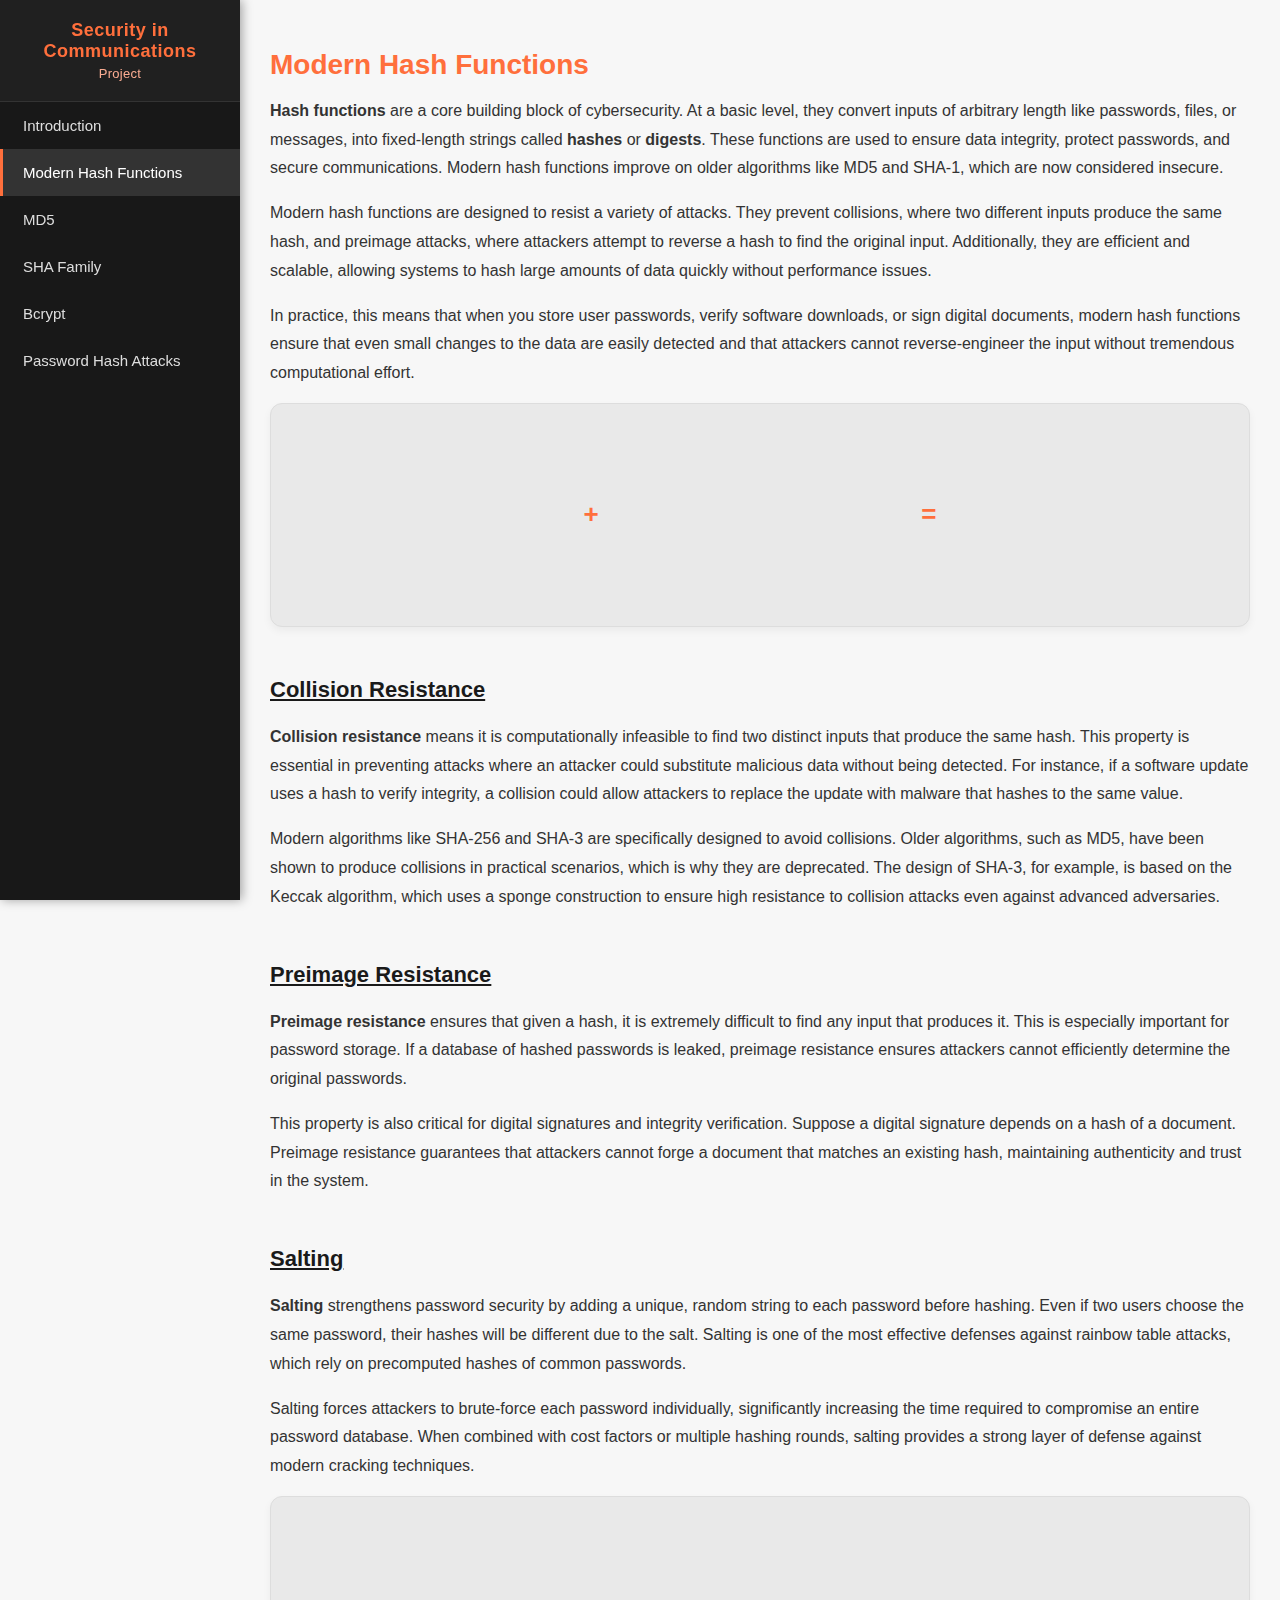
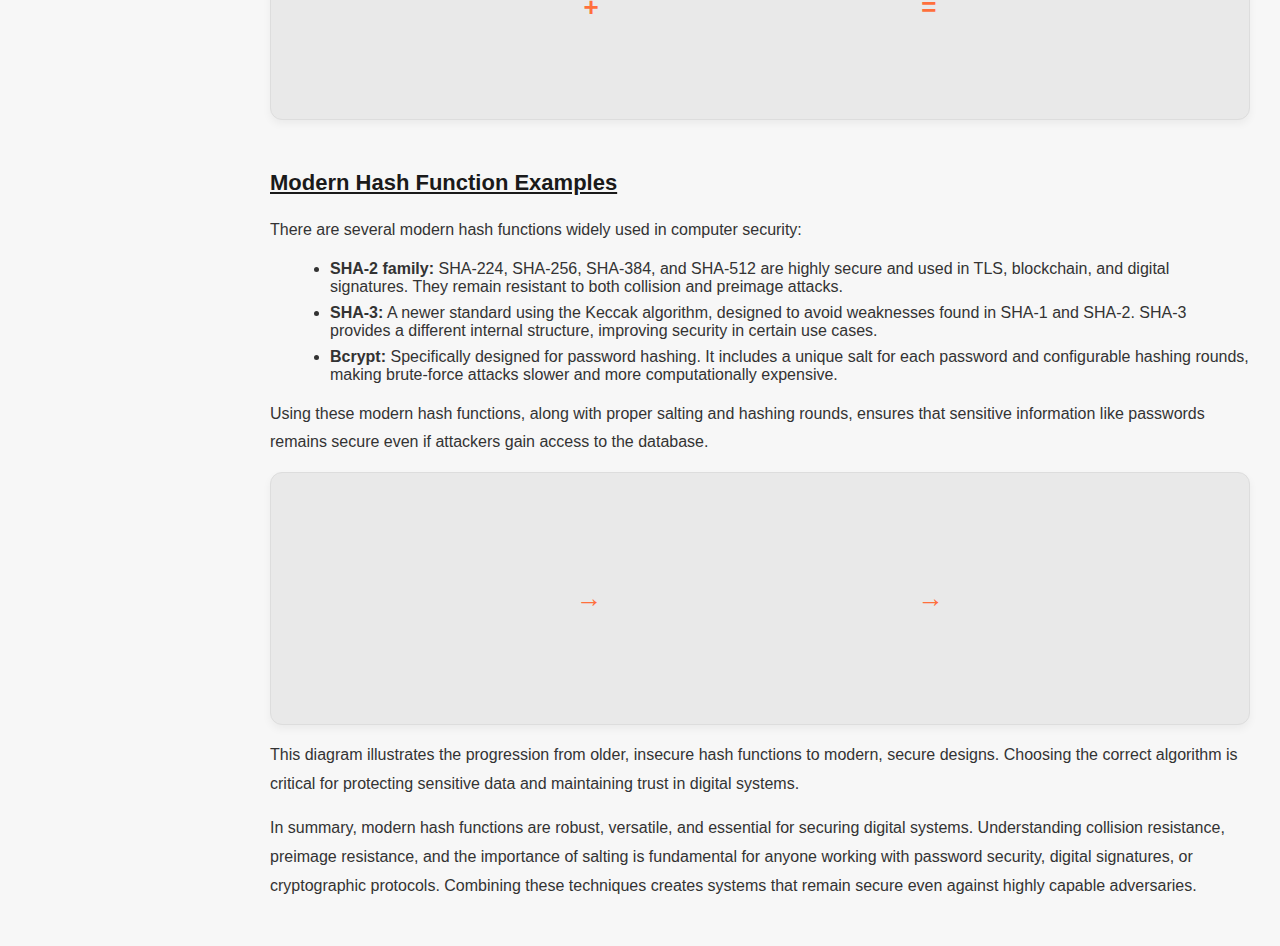
<file: modern.html>
<!DOCTYPE html>
<html lang="en">

<head>
    <meta charset="UTF-8">
    <meta name="viewport" content="width=device-width, initial-scale=1.0">
    <title>Modern Hash Functions</title>
    <link rel="stylesheet" href="styles.css">
    <style>
        /* Add extra spacing for subheaders */
        h2 {
            margin-top: 50px;
            margin-bottom: 20px;
        }

        /* Optional: slightly larger paragraphs for readability */
        p {
            font-size: 16px;
            line-height: 1.8;
        }
    </style>
</head>

<body>

    <div class="sidebar">
        <div class="sidebar-title">
            <span class="title-main">Security in Communications</span>
            <span class="title-sub">Project</span>
        </div>

        <a href="index.html">Introduction</a>
        <a href="modern.html" class="active">Modern Hash Functions</a>
        <a href="md5.html">MD5</a>
        <a href="sha.html">SHA Family</a>
        <a href="bcrypt.html">Bcrypt</a>
        <a href="attacks.html">Password Hash Attacks</a>
    </div>

    <div class="content">
        <h1>Modern Hash Functions</h1>

        <p><strong>Hash functions</strong> are a core building block of cybersecurity. At a basic level, they convert
            inputs of arbitrary length like passwords, files, or messages, into fixed-length strings called
            <strong>hashes</strong> or <strong>digests</strong>. These functions are used to ensure data integrity,
            protect passwords, and secure communications. Modern hash functions improve on older algorithms like MD5
            and SHA-1, which are now considered insecure.</p>

        <p>Modern hash functions are designed to resist a variety of attacks. They prevent collisions, where two
            different inputs produce the same hash, and preimage attacks, where attackers attempt to reverse a hash
            to find the original input. Additionally, they are efficient and scalable, allowing systems to hash large
            amounts of data quickly without performance issues.</p>

        <p>In practice, this means that when you store user passwords, verify software downloads, or sign digital
            documents, modern hash functions ensure that even small changes to the data are easily detected and that
            attackers cannot reverse-engineer the input without tremendous computational effort.</p>

        <div class="critical-visual fancy-diagram">
            <div class="fancy">
                <div class="icon-circle">📄</div>
                <strong>Input</strong>
                <p class="small-note">"password123"</p>
            </div>
            <div class="connector">+</div>
            <div class="fancy">
                <div class="icon-circle">🔒</div>
                <strong>Hash Function</strong>
                <p class="small-note">H()</p>
            </div>
            <div class="connector">=</div>
            <div class="fancy">
                <div class="icon-circle">💾</div>
                <strong>Output Hash</strong>
                <p class="small-note">5f4dcc3b5aa765d61d8327deb882cf99</p>
            </div>
        </div>

        <h2>Collision Resistance</h2>
        <p><strong>Collision resistance</strong> means it is computationally infeasible to find two distinct inputs
            that produce the same hash. This property is essential in preventing attacks where an attacker could
            substitute malicious data without being detected. For instance, if a software update uses a hash to verify
            integrity, a collision could allow attackers to replace the update with malware that hashes to the same
            value.</p>

        <p>Modern algorithms like SHA-256 and SHA-3 are specifically designed to avoid collisions. Older algorithms,
            such as MD5, have been shown to produce collisions in practical scenarios, which is why they are
            deprecated. The design of SHA-3, for example, is based on the Keccak algorithm, which uses a sponge
            construction to ensure high resistance to collision attacks even against advanced adversaries.</p>

        <h2>Preimage Resistance</h2>
        <p><strong>Preimage resistance</strong> ensures that given a hash, it is extremely difficult to find any input
            that produces it. This is especially important for password storage. If a database of hashed passwords is
            leaked, preimage resistance ensures attackers cannot efficiently determine the original passwords.</p>

        <p>This property is also critical for digital signatures and integrity verification. Suppose a digital
            signature depends on a hash of a document. Preimage resistance guarantees that attackers cannot forge a
            document that matches an existing hash, maintaining authenticity and trust in the system.</p>

        <h2>Salting</h2>
        <p><strong>Salting</strong> strengthens password security by adding a unique, random string to each password
            before hashing. Even if two users choose the same password, their hashes will be different due to the
            salt. Salting is one of the most effective defenses against rainbow table attacks, which rely on precomputed
            hashes of common passwords.</p>

        <p>Salting forces attackers to brute-force each password individually, significantly increasing the time
            required to compromise an entire password database. When combined with cost factors or multiple hashing
            rounds, salting provides a strong layer of defense against modern cracking techniques.</p>

        <div class="salt-example fancy-diagram">
            <div class="fancy">
                <div class="icon-circle">📄</div>
                <strong>Password</strong>
                <p class="small-note">"password123"</p>
            </div>
            <div class="plus">+</div>
            <div class="fancy">
                <div class="icon-circle">✨</div>
                <strong>Salt</strong>
                <p class="small-note">"Xy9@7"</p>
            </div>
            <div class="arrow">=</div>
            <div class="fancy">
                <div class="icon-circle">💾</div>
                <strong>Hash</strong>
                <p class="small-note">a1b2c3d4e5f67890...</p>
            </div>
        </div>

        <h2>Modern Hash Function Examples</h2>
        <p>There are several modern hash functions widely used in computer security:</p>

        <ul>
            <li><strong>SHA-2 family:</strong> SHA-224, SHA-256, SHA-384, and SHA-512 are highly secure and used in TLS,
                blockchain, and digital signatures. They remain resistant to both collision and preimage attacks.</li>
            <li><strong>SHA-3:</strong> A newer standard using the Keccak algorithm, designed to avoid weaknesses
                found in SHA-1 and SHA-2. SHA-3 provides a different internal structure, improving security in certain
                use cases.</li>
            <li><strong>Bcrypt:</strong> Specifically designed for password hashing. It includes a unique salt for
                each password and configurable hashing rounds, making brute-force attacks slower and more
                computationally expensive.</li>
        </ul>

        <p>Using these modern hash functions, along with proper salting and hashing rounds, ensures that sensitive
            information like passwords remains secure even if attackers gain access to the database.</p>

        <div class="critical-visual fancy-diagram">
            <div class="fancy">
                <div class="icon-circle">🗃️</div>
                <strong>MD5</strong>
                <p class="small-note">128-bit, insecure</p>
            </div>
            <div class="connector">→</div>
            <div class="fancy">
                <div class="icon-circle">🔑</div>
                <strong>SHA-2</strong>
                <p class="small-note">Secure, widely used</p>
            </div>
            <div class="connector">→</div>
            <div class="fancy">
                <div class="icon-circle">🚀</div>
                <strong>SHA-3</strong>
                <p class="small-note">Modern design, collision-resistant</p>
            </div>
        </div>

        <p>This diagram illustrates the progression from older, insecure hash functions to modern, secure designs.
            Choosing the correct algorithm is critical for protecting sensitive data and maintaining trust in digital
            systems.</p>

        <p>In summary, modern hash functions are robust, versatile, and essential for securing digital systems.
            Understanding collision resistance, preimage resistance, and the importance of salting is fundamental for
            anyone working with password security, digital signatures, or cryptographic protocols. Combining these
            techniques creates systems that remain secure even against highly capable adversaries.</p>

    </div>

</body>

</html>
</file>
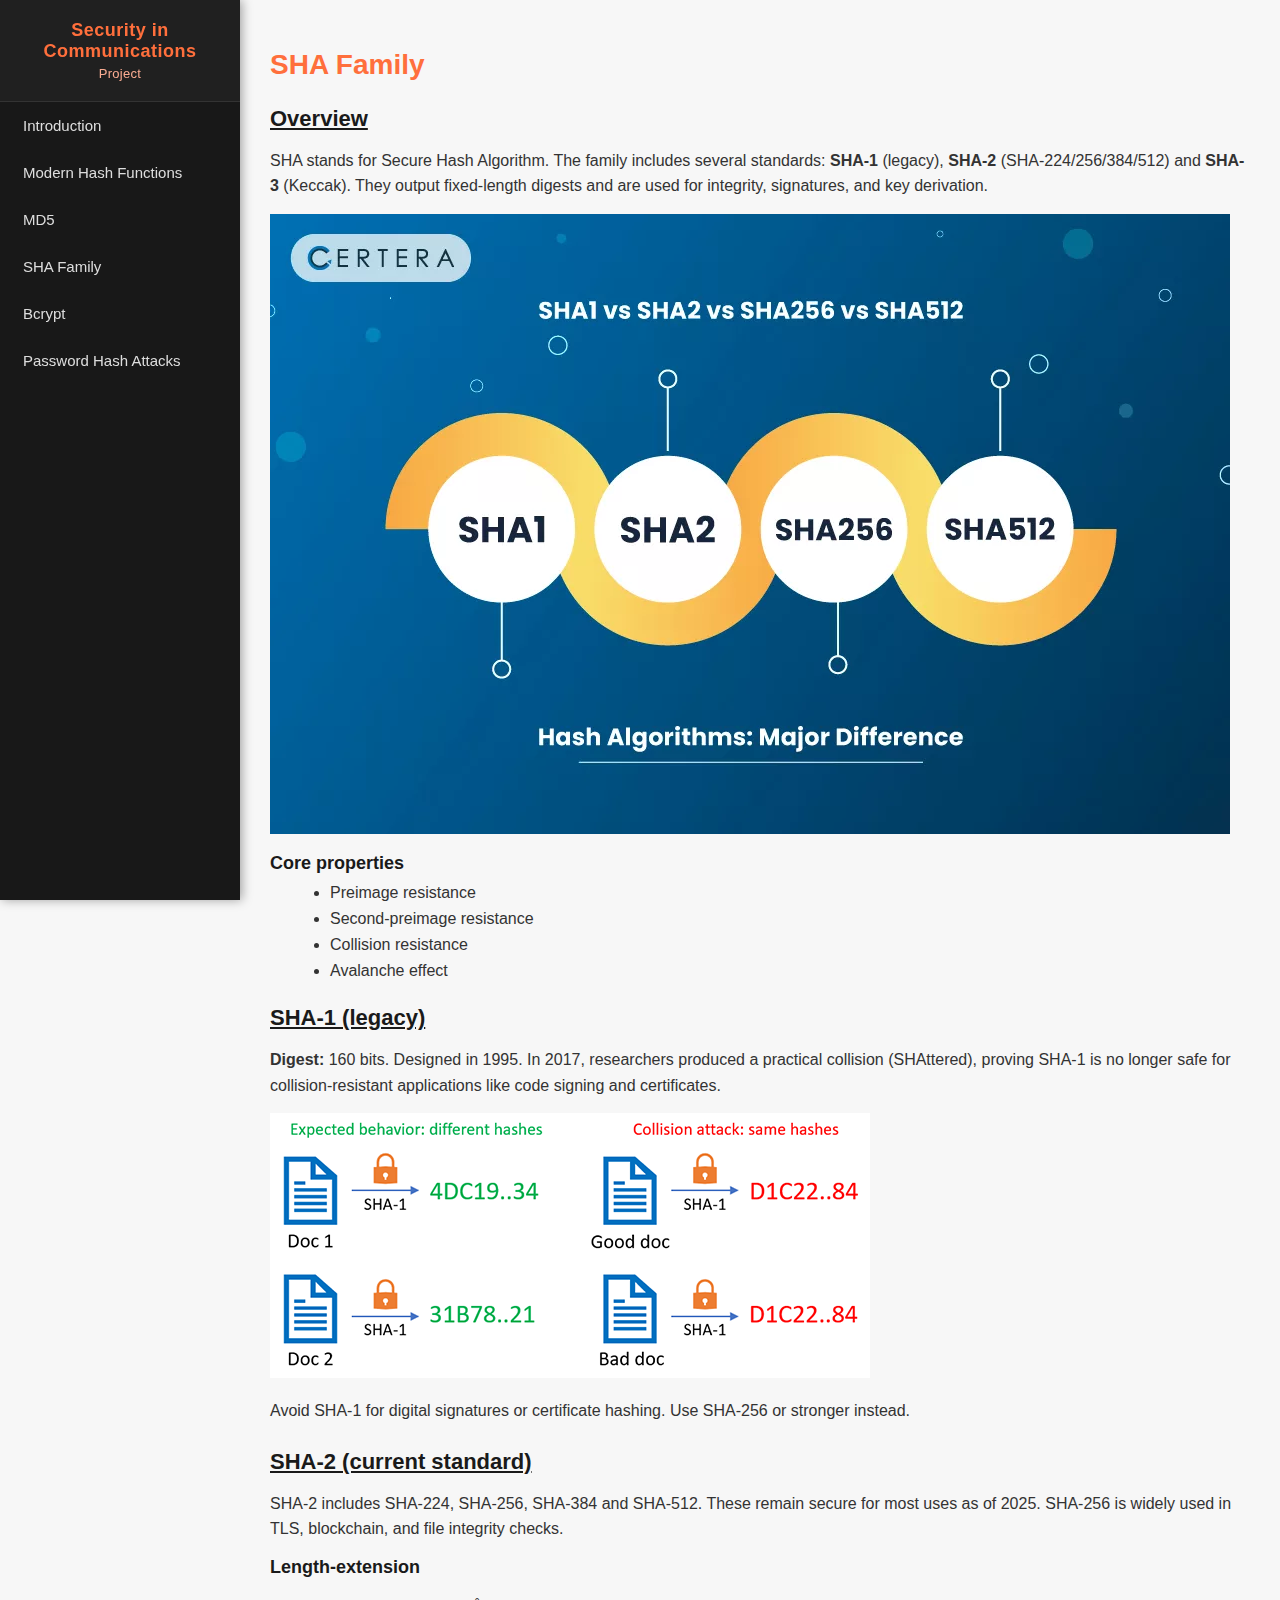
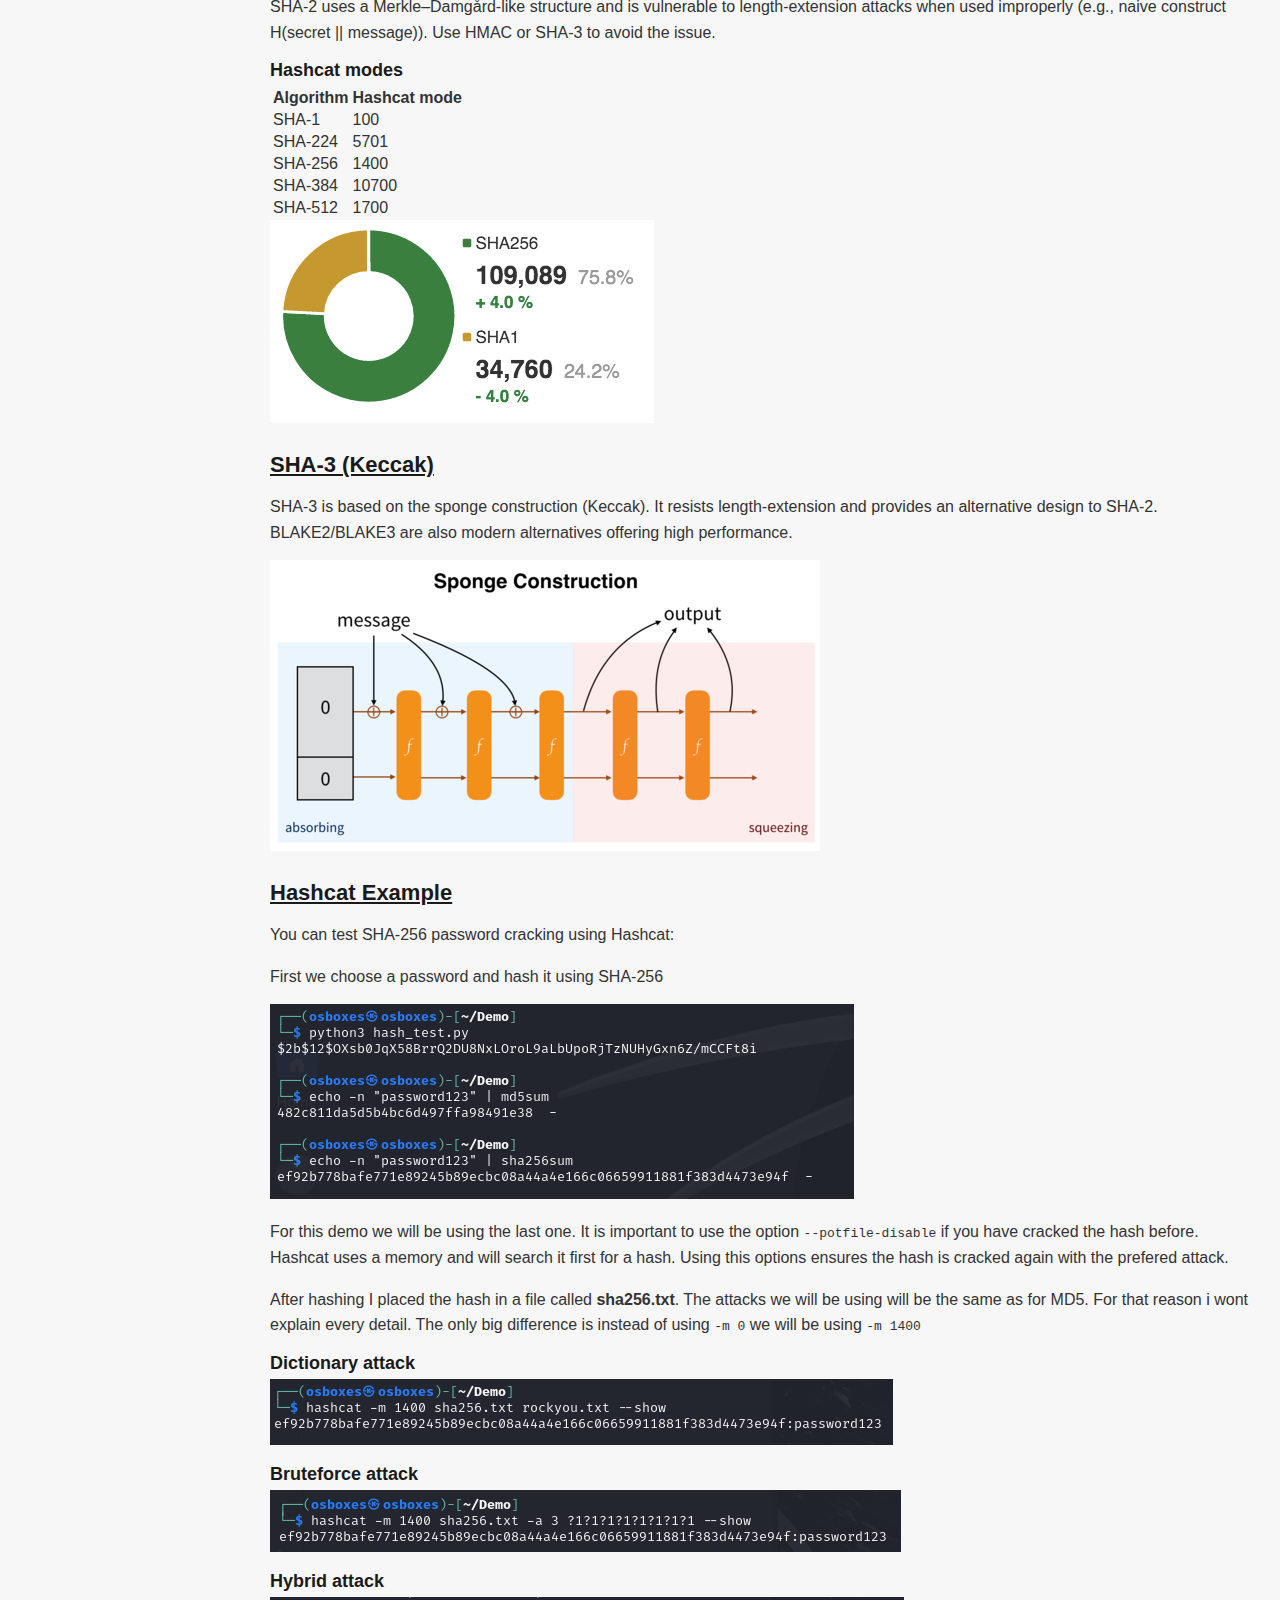
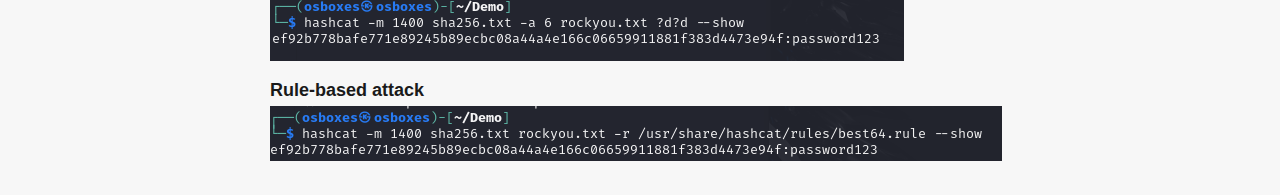
<file: sha.html>
<!DOCTYPE html>
<html lang="en">

<head>
    <meta charset="UTF-8">
    <meta name="viewport" content="width=device-width, initial-scale=1.0">
    <title>SHA Family</title>
    <link rel="stylesheet" href="styles.css">
</head>

<body>

    <div class="sidebar">
        <div class="sidebar-title">
            <span class="title-main">Security in Communications</span>
            <span class="title-sub">Project</span>
        </div>

        <a href="index.html">Introduction</a>
        <a href="modern.html">Modern Hash Functions</a>
        <a href="md5.html">MD5</a>
        <a href="sha.html">SHA Family</a>
        <a href="bcrypt.html">Bcrypt</a>
        <a href="attacks.html">Password Hash Attacks</a>
    </div>


    <div class="content">
        <h1>SHA Family</h1>

        <section class="card" id="overview">
            <h2>Overview</h2>
            <p>SHA stands for Secure Hash Algorithm. The family includes several standards: <strong>SHA-1</strong>
                (legacy), <strong>SHA-2</strong> (SHA-224/256/384/512) and <strong>SHA-3</strong> (Keccak). They output
                fixed-length digests and are used for integrity, signatures, and key derivation.</p>
            <div class="img"><Img src="images/sha1-sha2-sha256-sha512-hash-algorithms-jpg.webp"></Img></div>


            <h3>Core properties</h3>
            <ul>
                <li>Preimage resistance</li>
                <li>Second-preimage resistance</li>
                <li>Collision resistance</li>
                <li>Avalanche effect</li>
            </ul>
        </section>


        <aside class="card" id="sha1">
            <h2>SHA-1 (legacy)</h2>
            <p><strong>Digest:</strong> 160 bits. Designed in 1995. In 2017, researchers produced a practical collision
                (SHAttered), proving SHA-1 is no longer safe for collision-resistant applications like code signing and
                certificates.</p>
            <div class="img-placeholder"><img src="images/sha1-collision-attack.png" alt=""></div>
            <p class="note">Avoid SHA-1 for digital signatures or certificate hashing. Use SHA-256 or stronger instead.
            </p>
        </aside>


        <section class="card" id="sha2">
            <h2>SHA-2 (current standard)</h2>
            <p>SHA-2 includes SHA-224, SHA-256, SHA-384 and SHA-512. These remain secure for most uses as of 2025.
                SHA-256 is widely used in TLS, blockchain, and file integrity checks.</p>


            <h3>Length-extension</h3>
            <p>SHA-2 uses a Merkle–Damgård-like structure and is vulnerable to length-extension attacks when used
                improperly (e.g., naive construct H(secret || message)). Use HMAC or SHA-3 to avoid the issue.</p>


            <h3>Hashcat modes</h3>
            <table>
                <tr>
                    <th>Algorithm</th>
                    <th>Hashcat mode</th>
                </tr>
                <tr>
                    <td>SHA-1</td>
                    <td>100</td>
                </tr>
                <tr>
                    <td>SHA-224</td>
                    <td>5701</td>
                </tr>
                <tr>
                    <td>SHA-256</td>
                    <td>1400</td>
                </tr>
                <tr>
                    <td>SHA-384</td>
                    <td>10700</td>
                </tr>
                <tr>
                    <td>SHA-512</td>
                    <td>1700</td>
                </tr>
            </table>


            <div class="img-placeholder"><img src="images/sha256-2-jpg.jpg" alt=""></div>
        </section>


        <section class="card" id="sha3">
            <h2>SHA-3 (Keccak)</h2>
            <p>SHA-3 is based on the sponge construction (Keccak). It resists length-extension and provides an
                alternative design to SHA-2. BLAKE2/BLAKE3 are also modern alternatives offering high performance.</p>
            <div class="img-placeholder"><img src="images/550px-Sha-3_2.png" alt=""></div>
        </section>


        <section class="card" id="lab">
            <h2>Hashcat Example</h2>
            <p>You can test SHA-256 password cracking using Hashcat:</p>
            <p>First we choose a password and hash it using SHA-256</p>
            <img src="images/generating_hashes.png" alt="generating hashes">
            <p>For this demo we will be using the last one. It is important to use the option
                <code>--potfile-disable</code> if you have cracked the hash before. Hashcat uses a memory and will
                search it first for a hash. Using this options ensures the hash is cracked again with the prefered
                attack.
            </p>
            <p>After hashing I placed the hash in a file called <strong>sha256.txt</strong>.
                The attacks we will be using will be the same as for MD5. For that reason i wont explain every detail.
                The only big difference is instead of using <code>-m 0</code> we will be using <code>-m 1400</code>
            </p>

            <h3>Dictionary attack</h3>
            <img src="images/sha256_cracked_dictionary.png" alt="">

            <h3>Bruteforce attack</h3>
            <img src="images/sha256_brute.png" alt="">

            <h3>Hybrid attack</h3>
            <img src="images/sha256_hybrid.png" alt="">

            <h3>Rule-based attack</h3>
            <img src="images/sha256_rule.png" alt="">

        </section>
    </div>

</body>

</html>
</file>
<file: styles.css>
body {
    margin: 0;
    font-family: "Segoe UI", Arial, sans-serif;
    background-color: #f7f7f7;
    color: #333;
}

.sidebar {
    width: 240px;
    height: 100vh;
    background-color: #181818;
    color: white;
    display: flex;
    flex-direction: column;
    position: fixed;
    top: 0;
    left: 0;
    box-shadow: 2px 0 10px rgba(0, 0, 0, 0.35);
    overflow-y: auto;
}

.sidebar-title {
    text-align: center;
    padding: 20px 10px;
    border-bottom: 1px solid #333;
    background-color: #202020;
}

.title-main {
    display: block;
    font-size: 18px;
    font-weight: 700;
    letter-spacing: 0.5px;
    color: #FF6F3C;
}

.title-sub {
    display: block;
    margin-top: 4px;
    font-size: 13px;
    letter-spacing: 0.3px;
    color: #faac92;
}

.sidebar a {
    padding: 15px 20px;
    text-decoration: none;
    color: #ddd;
    font-size: 15px;
    border-left: 3px solid transparent;
    transition: all 0.2s ease-in-out;
}

.sidebar a:hover {
    background-color: #2a2a2a;
    color: white;
    border-left: 3px solid #FF6F3C;
}

.sidebar a.active {
    background-color: #333;
    border-left: 3px solid #FF6F3C;
    color: white;
}

.content {
    margin-left: 240px;
    padding: 30px;
}

h1, h2, h3 {
    color: #1a1a1a;
}

h1 { font-size: 28px; margin-bottom: 15px; color: #FF6F3C; }
h2 { font-size: 22px; margin-top: 25px; margin-bottom: 10px;text-decoration: underline; }
h3 { font-size: 18px; margin-top: 15px; margin-bottom: 5px; }

p { line-height: 1.6; margin-bottom: 15px; }
ul { margin: 10px 0 15px 20px; }
li { margin-bottom: 8px; }

@media screen and (max-width: 768px) {
    .sidebar { width: 180px; }
    .content { margin-left: 180px; padding: 20px; }
    .title-main { font-size: 16px; }
    .title-sub { font-size: 12px; }
    .sidebar a { font-size: 14px; padding: 12px 15px; }
}

h2 a {
    text-decoration: none;
    color: #FF6F3C;
    transition: color 0.2s ease;
}

h2 a:hover { color: #FF8C66; }

.hash-visual, .preimage-example, .salt-example, .critical-visual {
    background-color: #e9e9e9;
    border: 1px solid #ddd;
    padding: 20px;
    margin: 20px 0;
    border-radius: 12px;
    box-shadow: 0 4px 8px rgba(0,0,0,0.05);
}

.hash-diagram, .salt-diagram, .fancy-diagram, .attack-diagram, .rainbow-table, .hashcat-speed, .salt-compare {
    display: flex;
    align-items: center;
    justify-content: space-between;
    flex-wrap: wrap;
    gap: 20px;
    margin: 15px 0;
}

.input-box, .function-box, .hash-box, .salt-box {
    background-color: white;
    border: 1px solid #ffc9a5;
    padding: 15px 20px;
    border-radius: 12px;
    text-align: center;
    font-family: monospace;
    min-width: 120px;
    box-shadow: 0 4px 12px rgba(0,0,0,0.07);
}

.example { display: block; margin-top: 8px; color: #555; font-size: 14px; }

.arrow, .plus, .connector {
    font-size: 26px;
    font-weight: bold;
    color: #FF6F3C;
    margin: 0 10px;
    transition: transform 0.2s, color 0.2s;
}

.arrow:hover, .connector:hover { transform: scale(1.2); color: #FF8C66; }

.fancy, .attack-box {
    background: linear-gradient(135deg, #fff5f0, #ffedd6);
    border: 1px solid #FF6F3C;
    border-radius: 16px;
    padding: 20px;
    text-align: center;
    flex: 1;
    min-width: 150px;
    box-shadow: 0 6px 15px rgba(0,0,0,0.12);
    transition: transform 0.3s, box-shadow 0.3s, border-color 0.3s;
}

.fancy:hover, .attack-box:hover {
    transform: translateY(-8px) scale(1.05);
    box-shadow: 0 12px 25px rgba(0,0,0,0.18);
    border-color: #FF8C66;
}

.icon-circle {
    width: 50px;
    height: 50px;
    background: #fff7f0;
    border-radius: 50%;
    display: flex;
    justify-content: center;
    align-items: center;
    margin: 0 auto 12px auto;
    font-size: 20px;
    color: #FF6F3C;
    box-shadow: 0 4px 12px rgba(0,0,0,0.1);
}

.tooltip {
    visibility: hidden;
    opacity: 0;
    width: 230px;
    background-color: #FF6F3C;
    color: #fff;
    text-align: left;
    border-radius: 8px;
    padding: 10px;
    position: absolute;
    bottom: 120%;
    left: 50%;
    transform: translateX(-50%);
    transition: opacity 0.3s, transform 0.3s;
    font-size: 14px;
    z-index: 10;
}

.box:hover .tooltip {
    visibility: visible;
    opacity: 1;
    transform: translateX(-50%) translateY(-5px);
}

.highlight-text { color: #FF6F3C; font-weight: 600; }
.highlight { background: #ffddb9; border-color: #FF6F3C; font-weight: 600; }

@keyframes fadeInUp {
    to { transform: translateY(0); opacity: 1; }
}

.fancy-diagram .fancy {
    transform: translateY(20px);
    opacity: 0;
    animation: fadeInUp 0.6s forwards;
}

.fancy-diagram .fancy:nth-child(1) { animation-delay: 0s; }
.fancy-diagram .fancy:nth-child(3) { animation-delay: 0.1s; }
.fancy-diagram .fancy:nth-child(5) { animation-delay: 0.2s; }

/* FIXED ATTACK DIAGRAM — Independent & no conflicts */
.attack-diagram-fixed {
    display: flex;
    align-items: center;
    gap: 22px;
    flex-wrap: wrap;
    margin: 30px 0;
    justify-content: space-between;
}

.attack-box-fixed {
    background: linear-gradient(135deg, #fff5f0, #ffedd6);
    border: 1px solid #FF6F3C;
    padding: 22px 26px;
    border-radius: 16px;
    min-width: 200px;
    text-align: center;
    position: relative;
    cursor: pointer;
    box-shadow: 0 6px 15px rgba(0,0,0,0.1);
    transition: transform 0.25s, box-shadow 0.25s;
    font-weight: 600;
}

.attack-box-fixed:hover {
    transform: translateY(-6px);
    box-shadow: 0 12px 22px rgba(0,0,0,0.15);
    border-color: #ff8c66;
}

.attack-arrow-fixed {
    font-size: 34px;
    color: #FF6F3C;
    font-weight: bold;
    flex-shrink: 0;
}

.attack-tooltip-fixed {
    visibility: hidden;
    opacity: 0;
    width: 230px;
    background-color: #FF6F3C;
    color: #fff;
    text-align: left;
    border-radius: 10px;
    padding: 12px;
    position: absolute;
    bottom: 115%;
    left: 50%;
    transform: translateX(-50%);
    transition: opacity 0.25s ease, transform 0.25s ease;
    font-size: 14px;
    z-index: 10;
    box-shadow: 0 6px 20px rgba(0,0,0,0.15);
}

.attack-box-fixed:hover .attack-tooltip-fixed {
    visibility: visible;
    opacity: 1;
    transform: translateX(-50%) translateY(-6px);
}

i {
    color:#FF6F3C
}
</file>
